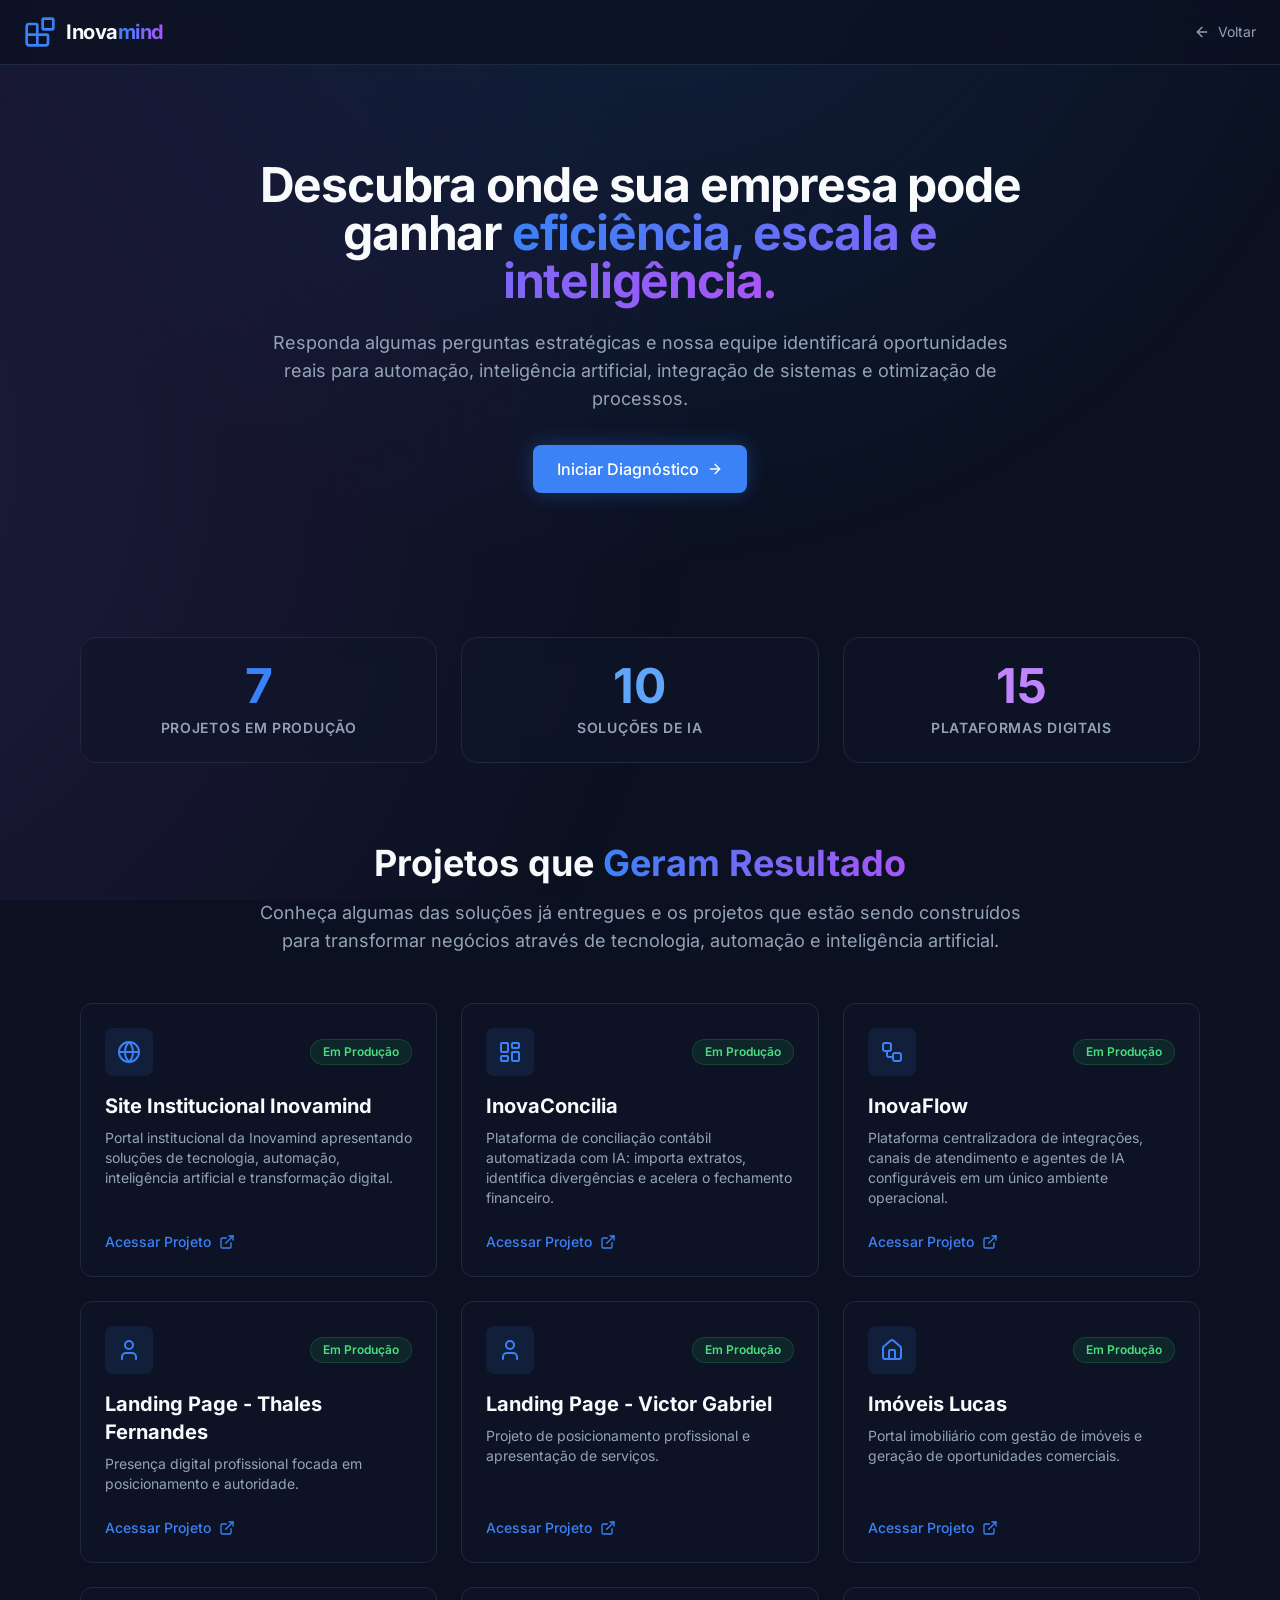
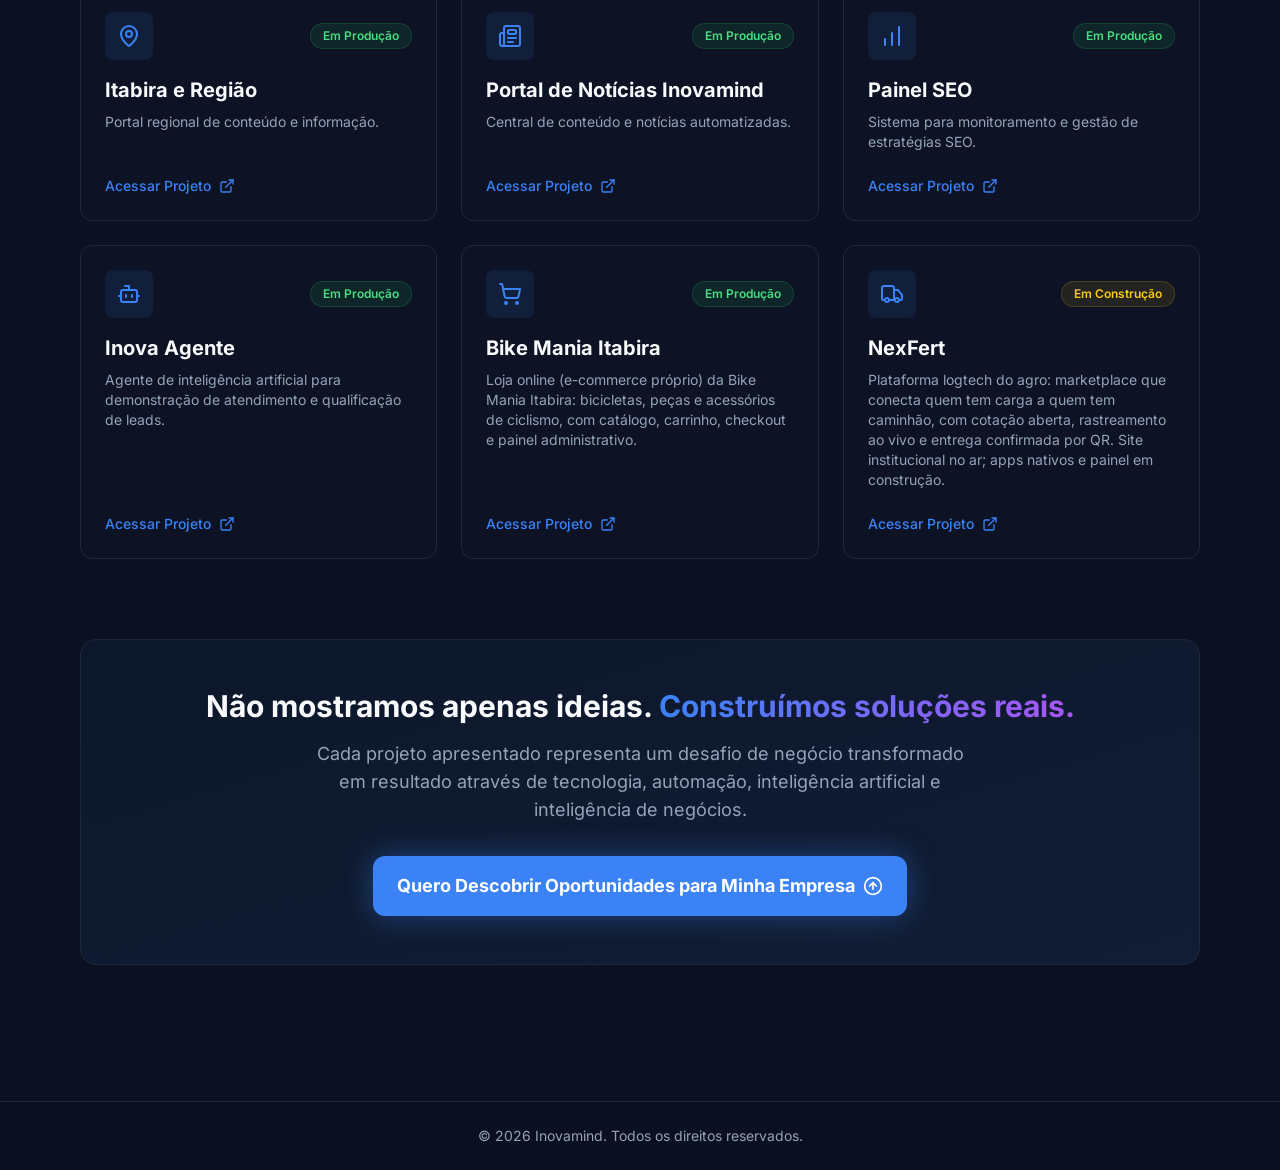
<file: descoberta-estrategica/index.html>
<!DOCTYPE html>
<html lang="pt-BR" class="dark">
<head>
    <meta charset="UTF-8">
    <meta name="viewport" content="width=device-width, initial-scale=1.0">
    <title>Descoberta Estratégica | Inovamind</title>
    <link rel="preload" as="font" type="font/woff2" href="/static/fonts/inter.woff2" crossorigin>
    <link rel="stylesheet" href="/static/css/descoberta.css">
</head>
<body>
    <div class="bg-aurora"></div>

    <header class="border-b border-border bg-background/70 backdrop-blur-xl sticky top-0 z-50">
        <div class="mx-auto flex max-w-7xl items-center justify-between px-6 py-4">
            <a href="/" class="flex items-center gap-2.5">
                <svg class="lucide w-8 h-8 text-primary" xmlns="http://www.w3.org/2000/svg" width="24" height="24" viewBox="0 0 24 24" fill="none" stroke="currentColor" stroke-width="2" stroke-linecap="round" stroke-linejoin="round" aria-hidden="true"><path d="M10 22V7a1 1 0 0 0-1-1H4a2 2 0 0 0-2 2v12a2 2 0 0 0 2 2h12a2 2 0 0 0 2-2v-5a1 1 0 0 0-1-1H2" />
  <rect x="14" y="2" width="8" height="8" rx="1" /></svg>
                <span class="text-xl font-bold tracking-tight">
                    Inova<span class="text-gradient">mind</span>
                </span>
            </a>
            <a href="/" class="text-sm text-muted-foreground hover:text-foreground flex items-center gap-2">
                <svg class="lucide w-4 h-4" xmlns="http://www.w3.org/2000/svg" width="24" height="24" viewBox="0 0 24 24" fill="none" stroke="currentColor" stroke-width="2" stroke-linecap="round" stroke-linejoin="round" aria-hidden="true"><path d="m12 19-7-7 7-7" />
  <path d="M19 12H5" /></svg> Voltar
            </a>
        </div>
    </header>

    <main class="flex-grow flex flex-col items-center justify-center p-6 py-12 md:py-24">
        <!-- Hero -->
        <div class="text-center max-w-3xl mb-12" id="hero-section">
            <h1 class="text-3xl md:text-5xl font-bold tracking-tight mb-6">Descubra onde sua empresa pode ganhar <span class="text-gradient">eficiência, escala e inteligência.</span></h1>
            <p class="text-lg text-muted-foreground mb-8">Responda algumas perguntas estratégicas e nossa equipe identificará oportunidades reais para automação, inteligência artificial, integração de sistemas e otimização de processos.</p>
            <button data-action="start" class="inline-flex items-center gap-2 bg-primary hover:bg-blue-600 text-white px-6 py-3 rounded-lg font-medium transition-all shadow-[0_0_20px_rgba(59,130,246,0.3)]">
                Iniciar Diagnóstico <svg class="lucide w-4 h-4" xmlns="http://www.w3.org/2000/svg" width="24" height="24" viewBox="0 0 24 24" fill="none" stroke="currentColor" stroke-width="2" stroke-linecap="round" stroke-linejoin="round" aria-hidden="true"><path d="M5 12h14" />
  <path d="m12 5 7 7-7 7" /></svg>
            </button>
        </div>

        <!-- Formulário -->
        <div id="form-container" class="w-full max-w-4xl hidden">
            <div class="glass-card rounded-2xl p-6 md:p-10 shadow-2xl">
                
                <!-- Progress -->
                <div class="mb-8" id="progress-container">
                    <div class="flex justify-between text-sm font-medium text-muted-foreground mb-2">
                        <span>Progresso do Diagnóstico</span>
                        <span id="progress-text">Etapa 1 de 6</span>
                    </div>
                    <div class="w-full bg-border rounded-full h-2">
                        <div id="progress-bar" class="bg-gradient-to-r from-primary to-secondary h-2 rounded-full transition-all duration-500" style="width: 16.6%"></div>
                    </div>
                </div>

                <form id="diagnosisForm" onsubmit="return false;">
                    <!-- Step 1 -->
                    <div class="step active" id="step-1">
                        <h2 class="text-2xl font-bold mb-6">Vamos entender sua operação atual</h2>
                        <div class="space-y-6">
                            <div>
                                <label class="block text-sm font-medium text-foreground mb-2">1. Qual comportamento ou processo você gostaria de melhorar?</label>
                                <textarea name="cenario_problema" rows="3" class="input-field" placeholder="Descreva brevemente o processo atual..."></textarea>
                            </div>
                            <div>
                                <label class="block text-sm font-medium text-foreground mb-2">2. O que acontece hoje por causa desse problema?</label>
                                <textarea name="cenario_consequencia" rows="3" class="input-field" placeholder="Ex: Perda de vendas, atrasos, custos altos..."></textarea>
                            </div>
                            <div>
                                <label class="block text-sm font-medium text-foreground mb-2">3. Como você saberia que esse problema foi resolvido?</label>
                                <textarea name="cenario_sucesso" rows="3" class="input-field" placeholder="Ex: Quando o tempo de resposta cair para menos de 1 minuto..."></textarea>
                            </div>
                            <div>
                                <label class="block text-sm font-medium text-foreground mb-2">4. O que já foi tentado anteriormente?</label>
                                <textarea name="cenario_tentativas" rows="3" class="input-field" placeholder="Ex: Contratamos mais pessoas, testamos outro software..."></textarea>
                            </div>
                            <div>
                                <label class="block text-sm font-medium text-foreground mb-2">5. O que você não quer que aconteça durante uma possível solução?</label>
                                <textarea name="cenario_restricoes" rows="3" class="input-field" placeholder="Ex: Não quero que meus clientes falem com um robô burro..."></textarea>
                            </div>
                        </div>
                    </div>

                    <!-- Step 2 -->
                    <div class="step" id="step-2">
                        <h2 class="text-2xl font-bold mb-6">Como sua empresa funciona hoje?</h2>
                        <div class="space-y-6">
                            <div>
                                <label class="block text-sm font-medium text-foreground mb-2">Quais processos consomem mais tempo da equipe?</label>
                                <textarea name="op_tempo" rows="2" class="input-field"></textarea>
                            </div>
                            <div>
                                <label class="block text-sm font-medium text-foreground mb-2">Quais tarefas são repetitivas?</label>
                                <textarea name="op_repetitivas" rows="2" class="input-field"></textarea>
                            </div>
                            <div>
                                <label class="block text-sm font-medium text-foreground mb-2">Onde existem retrabalhos?</label>
                                <textarea name="op_retrabalho" rows="2" class="input-field"></textarea>
                            </div>
                            <div>
                                <label class="block text-sm font-medium text-foreground mb-2">Onde existem gargalos?</label>
                                <textarea name="op_gargalos" rows="2" class="input-field"></textarea>
                            </div>
                            <div>
                                <label class="block text-sm font-medium text-foreground mb-4">Quais departamentos seriam mais beneficiados por automação?</label>
                                <div class="grid grid-cols-2 md:grid-cols-4 gap-3">
                                    <label class="cursor-pointer relative">
                                        <input type="checkbox" name="op_dept_comercial" value="Comercial" class="peer sr-only checkbox-input">
                                        <div class="checkbox-label peer-checked:border-primary peer-checked:bg-primary/10">Comercial</div>
                                    </label>
                                    <label class="cursor-pointer relative">
                                        <input type="checkbox" name="op_dept_marketing" value="Marketing" class="peer sr-only checkbox-input">
                                        <div class="checkbox-label peer-checked:border-primary peer-checked:bg-primary/10">Marketing</div>
                                    </label>
                                    <label class="cursor-pointer relative">
                                        <input type="checkbox" name="op_dept_atendimento" value="Atendimento" class="peer sr-only checkbox-input">
                                        <div class="checkbox-label peer-checked:border-primary peer-checked:bg-primary/10">Atendimento</div>
                                    </label>
                                    <label class="cursor-pointer relative">
                                        <input type="checkbox" name="op_dept_financeiro" value="Financeiro" class="peer sr-only checkbox-input">
                                        <div class="checkbox-label peer-checked:border-primary peer-checked:bg-primary/10">Financeiro</div>
                                    </label>
                                    <label class="cursor-pointer relative">
                                        <input type="checkbox" name="op_dept_operacoes" value="Operações" class="peer sr-only checkbox-input">
                                        <div class="checkbox-label peer-checked:border-primary peer-checked:bg-primary/10">Operações</div>
                                    </label>
                                    <label class="cursor-pointer relative">
                                        <input type="checkbox" name="op_dept_rh" value="RH" class="peer sr-only checkbox-input">
                                        <div class="checkbox-label peer-checked:border-primary peer-checked:bg-primary/10">RH</div>
                                    </label>
                                    <label class="cursor-pointer relative">
                                        <input type="checkbox" name="op_dept_logistica" value="Logística" class="peer sr-only checkbox-input">
                                        <div class="checkbox-label peer-checked:border-primary peer-checked:bg-primary/10">Logística</div>
                                    </label>
                                    <label class="cursor-pointer relative">
                                        <input type="checkbox" name="op_dept_outros" value="Outros" class="peer sr-only checkbox-input">
                                        <div class="checkbox-label peer-checked:border-primary peer-checked:bg-primary/10">Outros</div>
                                    </label>
                                </div>
                            </div>
                        </div>
                    </div>

                    <!-- Step 3 -->
                    <div class="step" id="step-3">
                        <h2 class="text-2xl font-bold mb-6">Qual a musculatura tecnológica atual?</h2>
                        <div class="space-y-6">
                            <div>
                                <label class="block text-sm font-medium text-foreground mb-4">Quais ferramentas utiliza atualmente?</label>
                                <div class="grid grid-cols-2 md:grid-cols-3 gap-3">
                                    <label class="cursor-pointer relative"><input type="checkbox" name="tech_erp" value="ERP" class="peer sr-only checkbox-input"><div class="checkbox-label">ERP</div></label>
                                    <label class="cursor-pointer relative"><input type="checkbox" name="tech_crm" value="CRM" class="peer sr-only checkbox-input"><div class="checkbox-label">CRM</div></label>
                                    <label class="cursor-pointer relative"><input type="checkbox" name="tech_wpp" value="WhatsApp Business" class="peer sr-only checkbox-input"><div class="checkbox-label">WhatsApp Business</div></label>
                                    <label class="cursor-pointer relative"><input type="checkbox" name="tech_ecom" value="E-commerce" class="peer sr-only checkbox-input"><div class="checkbox-label">E-commerce</div></label>
                                    <label class="cursor-pointer relative"><input type="checkbox" name="tech_bi" value="BI" class="peer sr-only checkbox-input"><div class="checkbox-label">BI</div></label>
                                    <label class="cursor-pointer relative"><input type="checkbox" name="tech_pbi" value="Power BI" class="peer sr-only checkbox-input"><div class="checkbox-label">Power BI</div></label>
                                    <label class="cursor-pointer relative"><input type="checkbox" name="tech_gw" value="Google Workspace" class="peer sr-only checkbox-input"><div class="checkbox-label">Google Workspace</div></label>
                                    <label class="cursor-pointer relative"><input type="checkbox" name="tech_m365" value="Microsoft 365" class="peer sr-only checkbox-input"><div class="checkbox-label">Microsoft 365</div></label>
                                    <label class="cursor-pointer relative"><input type="checkbox" name="tech_sys" value="Sistemas Próprios" class="peer sr-only checkbox-input"><div class="checkbox-label">Sistemas próprios</div></label>
                                </div>
                            </div>
                            <div>
                                <label class="block text-sm font-medium text-foreground mb-2">Liste as ferramentas específicas que utiliza (Nomes dos sistemas):</label>
                                <textarea name="tech_lista" rows="3" class="input-field" placeholder="Ex: Omie, RD Station, VTEX..."></textarea>
                            </div>
                        </div>
                    </div>

                    <!-- Step 4 -->
                    <div class="step" id="step-4">
                        <h2 class="text-2xl font-bold mb-6">Onde você acredita que a tecnologia pode ajudar?</h2>
                        <div class="space-y-6">
                            <div class="grid grid-cols-2 md:grid-cols-3 gap-3">
                                <label class="cursor-pointer relative"><input type="checkbox" name="oport_atendimento" value="Atendimento Automatizado" class="peer sr-only checkbox-input"><div class="checkbox-label text-sm text-center justify-center">Atendimento automatizado</div></label>
                                <label class="cursor-pointer relative"><input type="checkbox" name="oport_vendas" value="Vendas" class="peer sr-only checkbox-input"><div class="checkbox-label text-sm text-center justify-center">Vendas</div></label>
                                <label class="cursor-pointer relative"><input type="checkbox" name="oport_mkt" value="Marketing" class="peer sr-only checkbox-input"><div class="checkbox-label text-sm text-center justify-center">Marketing</div></label>
                                <label class="cursor-pointer relative"><input type="checkbox" name="oport_integ" value="Integrações" class="peer sr-only checkbox-input"><div class="checkbox-label text-sm text-center justify-center">Integrações</div></label>
                                <label class="cursor-pointer relative"><input type="checkbox" name="oport_dash" value="Dashboards" class="peer sr-only checkbox-input"><div class="checkbox-label text-sm text-center justify-center">Dashboards</div></label>
                                <label class="cursor-pointer relative"><input type="checkbox" name="oport_relatorios" value="Relatórios" class="peer sr-only checkbox-input"><div class="checkbox-label text-sm text-center justify-center">Relatórios</div></label>
                                <label class="cursor-pointer relative"><input type="checkbox" name="oport_docs" value="Processamento de documentos" class="peer sr-only checkbox-input"><div class="checkbox-label text-sm text-center justify-center">Processamento de Docs</div></label>
                                <label class="cursor-pointer relative"><input type="checkbox" name="oport_ia" value="IA Generativa" class="peer sr-only checkbox-input"><div class="checkbox-label text-sm text-center justify-center">IA Generativa</div></label>
                                <label class="cursor-pointer relative"><input type="checkbox" name="oport_agentes" value="Agentes de IA" class="peer sr-only checkbox-input"><div class="checkbox-label text-sm text-center justify-center">Agentes de IA</div></label>
                                <label class="cursor-pointer relative"><input type="checkbox" name="oport_workflow" value="Workflow" class="peer sr-only checkbox-input"><div class="checkbox-label text-sm text-center justify-center">Workflow</div></label>
                            </div>
                            <div>
                                <label class="block text-sm font-medium text-foreground mb-2">Explique sua visão ou expectativa:</label>
                                <textarea name="oport_expectativa" rows="4" class="input-field" placeholder="O que seria o cenário ideal para você?"></textarea>
                            </div>
                        </div>
                    </div>

                    <!-- Step 5 -->
                    <div class="step" id="step-5">
                        <h2 class="text-2xl font-bold mb-6">Objetivos do Projeto</h2>
                        <div class="space-y-5">
                            <div>
                                <label class="block text-sm font-medium text-foreground mb-1">Problema: Por que esse problema existe?</label>
                                <textarea name="prd_problema" rows="2" class="input-field"></textarea>
                            </div>
                            <div>
                                <label class="block text-sm font-medium text-foreground mb-1">Contexto: O que levou a essa situação?</label>
                                <textarea name="prd_contexto" rows="2" class="input-field"></textarea>
                            </div>
                            <div>
                                <label class="block text-sm font-medium text-foreground mb-1">Objetivo: Onde deseja chegar?</label>
                                <textarea name="prd_objetivo" rows="2" class="input-field"></textarea>
                            </div>
                            <div>
                                <label class="block text-sm font-medium text-foreground mb-1">Solução Esperada: O que imagina que deveria existir?</label>
                                <textarea name="prd_solucao" rows="2" class="input-field"></textarea>
                            </div>
                            <div>
                                <label class="block text-sm font-medium text-foreground mb-1">Requisitos: O que obrigatoriamente deve acontecer?</label>
                                <textarea name="prd_requisitos" rows="2" class="input-field"></textarea>
                            </div>
                            <div>
                                <label class="block text-sm font-medium text-foreground mb-1">Métricas: Como saberemos que foi um sucesso?</label>
                                <textarea name="prd_metricas" rows="2" class="input-field"></textarea>
                            </div>
                            <div>
                                <label class="block text-sm font-medium text-foreground mb-1">Restrições: Existe algo que não pode ocorrer?</label>
                                <textarea name="prd_restricoes" rows="2" class="input-field"></textarea>
                            </div>
                            <div>
                                <label class="block text-sm font-medium text-foreground mb-1">Dependências: Existe alguma limitação técnica ou operacional?</label>
                                <textarea name="prd_dependencias" rows="2" class="input-field"></textarea>
                            </div>
                        </div>
                    </div>

                    <!-- Step 6 -->
                    <div class="step" id="step-6">
                        <h2 class="text-2xl font-bold mb-2">Receba uma análise inicial da nossa equipe</h2>
                        <p class="text-muted-foreground mb-6">Falta pouco! Precisamos apenas de alguns dados para entrarmos em contato com o diagnóstico e plano de ação.</p>
                        <div class="grid grid-cols-1 md:grid-cols-2 gap-5">
                            <div>
                                <label class="block text-sm font-medium text-foreground mb-1">Nome Completo *</label>
                                <input type="text" name="lead_nome" class="input-field" required>
                            </div>
                            <div>
                                <label class="block text-sm font-medium text-foreground mb-1">Empresa *</label>
                                <input type="text" name="lead_empresa" class="input-field" required>
                            </div>
                            <div>
                                <label class="block text-sm font-medium text-foreground mb-1">Cargo *</label>
                                <input type="text" name="lead_cargo" class="input-field" required>
                            </div>
                            <div>
                                <label class="block text-sm font-medium text-foreground mb-1">E-mail Corporativo *</label>
                                <input type="email" name="lead_email" class="input-field" required>
                            </div>
                            <div>
                                <label class="block text-sm font-medium text-foreground mb-1">WhatsApp *</label>
                                <input type="text" name="lead_whatsapp" class="input-field" placeholder="(00) 00000-0000" required>
                            </div>
                            <div>
                                <label class="block text-sm font-medium text-foreground mb-1">Cidade / Estado *</label>
                                <input type="text" name="lead_cidade" class="input-field" required>
                            </div>
                            <div>
                                <label class="block text-sm font-medium text-foreground mb-1">Número de Colaboradores *</label>
                                <select name="lead_colaboradores" class="input-field" required>
                                    <option value="">Selecione...</option>
                                    <option value="1-10">1 a 10</option>
                                    <option value="11-50">11 a 50</option>
                                    <option value="51-200">51 a 200</option>
                                    <option value="201-500">201 a 500</option>
                                    <option value="500+">Mais de 500</option>
                                </select>
                            </div>
                            <div>
                                <label class="block text-sm font-medium text-foreground mb-1">Faturamento anual aproximado *</label>
                                <select name="lead_faturamento" class="input-field" required>
                                    <option value="">Selecione...</option>
                                    <option value="Até 1M">Até R$ 1 Milhão</option>
                                    <option value="1M-5M">De R$ 1 a 5 Milhões</option>
                                    <option value="5M-20M">De R$ 5 a 20 Milhões</option>
                                    <option value="20M-50M">De R$ 20 a 50 Milhões</option>
                                    <option value="50M+">Acima de R$ 50 Milhões</option>
                                </select>
                            </div>
                        </div>
                    </div>

                    <!-- Step 7: Success -->
                    <div class="step text-center py-12" id="step-7">
                        <div class="mx-auto w-16 h-16 bg-green-500/20 text-green-500 rounded-full flex items-center justify-center mb-6">
                            <svg class="lucide w-8 h-8" xmlns="http://www.w3.org/2000/svg" width="24" height="24" viewBox="0 0 24 24" fill="none" stroke="currentColor" stroke-width="2" stroke-linecap="round" stroke-linejoin="round" aria-hidden="true"><path d="M20 6 9 17l-5-5" /></svg>
                        </div>
                        <h2 class="text-3xl font-bold mb-4">Diagnóstico recebido com sucesso.</h2>
                        <p class="text-lg text-muted-foreground mb-8 max-w-lg mx-auto">Nossa equipe irá analisar as informações fornecidas e retornar com uma avaliação inicial das oportunidades identificadas para sua empresa.</p>
                        <a href="/" class="inline-flex items-center gap-2 bg-border hover:bg-gray-700 text-white px-6 py-3 rounded-lg font-medium transition-colors">
                            <svg class="lucide w-4 h-4" xmlns="http://www.w3.org/2000/svg" width="24" height="24" viewBox="0 0 24 24" fill="none" stroke="currentColor" stroke-width="2" stroke-linecap="round" stroke-linejoin="round" aria-hidden="true"><path d="M15 21v-8a1 1 0 0 0-1-1h-4a1 1 0 0 0-1 1v8" />
  <path d="M3 10a2 2 0 0 1 .709-1.528l7-6a2 2 0 0 1 2.582 0l7 6A2 2 0 0 1 21 10v9a2 2 0 0 1-2 2H5a2 2 0 0 1-2-2z" /></svg> Voltar para página inicial
                        </a>
                    </div>

                    <!-- Botões de Navegação -->
                    <div class="mt-8 flex justify-between pt-6 border-t border-border" id="nav-buttons">
                        <button type="button" data-action="prev" id="btn-prev" class="invisible bg-transparent hover:bg-white/5 border border-border px-5 py-2.5 rounded-lg text-sm font-medium transition-colors">
                            Voltar
                        </button>
                        <button type="button" data-action="next" id="btn-next" class="bg-primary hover:bg-blue-600 px-5 py-2.5 rounded-lg text-sm font-medium shadow-[0_0_15px_rgba(59,130,246,0.3)] transition-colors">
                            Avançar
                        </button>
                    </div>
                </form>
            </div>
        </div>
    
        <!-- Portfolio Section -->
        <div class="w-full max-w-6xl mx-auto mt-24 mb-10 px-4" id="portfolio-container">
            <!-- Counters -->
            <div class="grid grid-cols-2 md:grid-cols-3 gap-6 mb-20 text-center" id="counters-section">
                <div class="glass-card p-6 rounded-2xl border border-border">
                    <div class="text-4xl md:text-5xl font-bold text-primary mb-2 counter" data-target="10">0</div>
                    <div class="text-xs md:text-sm text-muted-foreground uppercase tracking-wider font-semibold">Projetos em Produção</div>
                </div>
                <div class="glass-card p-6 rounded-2xl border border-border">
                    <div class="text-4xl md:text-5xl font-bold text-blue-400 mb-2 counter" data-target="15">0</div>
                    <div class="text-xs md:text-sm text-muted-foreground uppercase tracking-wider font-semibold">Soluções de IA</div>
                </div>
                <div class="glass-card p-6 rounded-2xl border border-border">
                    <div class="text-4xl md:text-5xl font-bold text-purple-400 mb-2 counter" data-target="22">0</div>
                    <div class="text-xs md:text-sm text-muted-foreground uppercase tracking-wider font-semibold">Plataformas Digitais</div>
                </div>
            </div>

            <div class="text-center mb-12">
                <h2 class="text-3xl md:text-4xl font-bold mb-4">Projetos que <span class="text-gradient">Geram Resultado</span></h2>
                <p class="text-lg text-muted-foreground max-w-3xl mx-auto">Conheça algumas das soluções já entregues e os projetos que estão sendo construídos para transformar negócios através de tecnologia, automação e inteligência artificial.</p>
            </div>


            <!-- Prod Content -->
            <div id="content-prod" class="grid grid-cols-1 md:grid-cols-2 lg:grid-cols-3 gap-6 transition-all duration-500">
                <!-- 1 -->
                <div class="glass-card p-6 rounded-xl border border-border hover:border-primary/50 transition-all duration-300 hover:-translate-y-1 hover:shadow-[0_10px_30px_rgba(59,130,246,0.1)] group flex flex-col h-full cursor-pointer" data-open="https://www.inovamind.dev">
                    <div class="flex items-center justify-between mb-4">
                        <div class="w-12 h-12 rounded-lg bg-primary/10 flex items-center justify-center text-primary group-hover:scale-110 transition-transform">
                            <svg class="lucide w-6 h-6" xmlns="http://www.w3.org/2000/svg" width="24" height="24" viewBox="0 0 24 24" fill="none" stroke="currentColor" stroke-width="2" stroke-linecap="round" stroke-linejoin="round" aria-hidden="true"><circle cx="12" cy="12" r="10" />
  <path d="M12 2a14.5 14.5 0 0 0 0 20 14.5 14.5 0 0 0 0-20" />
  <path d="M2 12h20" /></svg>
                        </div>
                        <span class="text-xs font-semibold px-3 py-1 rounded-full bg-green-500/10 text-green-400 border border-green-500/20">Em Produção</span>
                    </div>
                    <h3 class="text-xl font-bold mb-2 text-foreground group-hover:text-primary transition-colors">Site Institucional Inovamind</h3>
                    <p class="text-muted-foreground text-sm mb-6 flex-grow">Portal institucional da Inovamind apresentando soluções de tecnologia, automação, inteligência artificial e transformação digital.</p>
                    <div class="inline-flex items-center gap-2 text-sm font-medium text-primary hover:text-blue-400 transition-colors mt-auto">
                        Acessar Projeto <svg class="lucide w-4 h-4" xmlns="http://www.w3.org/2000/svg" width="24" height="24" viewBox="0 0 24 24" fill="none" stroke="currentColor" stroke-width="2" stroke-linecap="round" stroke-linejoin="round" aria-hidden="true"><path d="M15 3h6v6" />
  <path d="M10 14 21 3" />
  <path d="M18 13v6a2 2 0 0 1-2 2H5a2 2 0 0 1-2-2V8a2 2 0 0 1 2-2h6" /></svg>
                    </div>
                </div>
                <div class="glass-card p-6 rounded-xl border border-border hover:border-primary/50 transition-all duration-300 hover:-translate-y-1 hover:shadow-[0_10px_30px_rgba(59,130,246,0.1)] group flex flex-col h-full cursor-pointer" data-open="https://concilia.inovamind.dev">
                    <div class="flex items-center justify-between mb-4">
                        <div class="w-12 h-12 rounded-lg bg-primary/10 flex items-center justify-center text-primary group-hover:scale-110 transition-transform">
                            <svg class="lucide w-6 h-6" xmlns="http://www.w3.org/2000/svg" width="24" height="24" viewBox="0 0 24 24" fill="none" stroke="currentColor" stroke-width="2" stroke-linecap="round" stroke-linejoin="round" aria-hidden="true"><rect width="7" height="9" x="3" y="3" rx="1" />
  <rect width="7" height="5" x="14" y="3" rx="1" />
  <rect width="7" height="9" x="14" y="12" rx="1" />
  <rect width="7" height="5" x="3" y="16" rx="1" /></svg>
                        </div>
                        <span class="text-xs font-semibold px-3 py-1 rounded-full bg-green-500/10 text-green-400 border border-green-500/20">Em Produção</span>
                    </div>
                    <h3 class="text-xl font-bold mb-2 text-foreground group-hover:text-primary transition-colors">InovaConcilia</h3>
                    <p class="text-muted-foreground text-sm mb-6 flex-grow">Plataforma de conciliação contábil automatizada com IA: importa extratos, identifica divergências e acelera o fechamento financeiro.</p>
                    <div class="inline-flex items-center gap-2 text-sm font-medium text-primary hover:text-blue-400 transition-colors mt-auto">
                        Acessar Projeto <svg class="lucide w-4 h-4" xmlns="http://www.w3.org/2000/svg" width="24" height="24" viewBox="0 0 24 24" fill="none" stroke="currentColor" stroke-width="2" stroke-linecap="round" stroke-linejoin="round" aria-hidden="true"><path d="M15 3h6v6" />
  <path d="M10 14 21 3" />
  <path d="M18 13v6a2 2 0 0 1-2 2H5a2 2 0 0 1-2-2V8a2 2 0 0 1 2-2h6" /></svg>
                    </div>
                </div>
                <div class="glass-card p-6 rounded-xl border border-border hover:border-primary/50 transition-all duration-300 hover:-translate-y-1 hover:shadow-[0_10px_30px_rgba(59,130,246,0.1)] group flex flex-col h-full cursor-pointer" data-open="https://flow.inovamind.dev/">
                    <div class="flex items-center justify-between mb-4">
                        <div class="w-12 h-12 rounded-lg bg-primary/10 flex items-center justify-center text-primary group-hover:scale-110 transition-transform">
                            <svg class="lucide w-6 h-6" xmlns="http://www.w3.org/2000/svg" width="24" height="24" viewBox="0 0 24 24" fill="none" stroke="currentColor" stroke-width="2" stroke-linecap="round" stroke-linejoin="round" aria-hidden="true"><rect width="8" height="8" x="3" y="3" rx="2" />
  <path d="M7 11v4a2 2 0 0 0 2 2h4" />
  <rect width="8" height="8" x="13" y="13" rx="2" /></svg>
                        </div>
                        <span class="text-xs font-semibold px-3 py-1 rounded-full bg-green-500/10 text-green-400 border border-green-500/20">Em Produção</span>
                    </div>
                    <h3 class="text-xl font-bold mb-2 text-foreground group-hover:text-primary transition-colors">InovaFlow</h3>
                    <p class="text-muted-foreground text-sm mb-6 flex-grow">Plataforma centralizadora de integrações, canais de atendimento e agentes de IA configuráveis em um único ambiente operacional.</p>
                    <div class="inline-flex items-center gap-2 text-sm font-medium text-primary hover:text-blue-400 transition-colors mt-auto">
                        Acessar Projeto <svg class="lucide w-4 h-4" xmlns="http://www.w3.org/2000/svg" width="24" height="24" viewBox="0 0 24 24" fill="none" stroke="currentColor" stroke-width="2" stroke-linecap="round" stroke-linejoin="round" aria-hidden="true"><path d="M15 3h6v6" />
  <path d="M10 14 21 3" />
  <path d="M18 13v6a2 2 0 0 1-2 2H5a2 2 0 0 1-2-2V8a2 2 0 0 1 2-2h6" /></svg>
                    </div>
                </div>
                <!-- 2 -->
                <div class="glass-card p-6 rounded-xl border border-border hover:border-primary/50 transition-all duration-300 hover:-translate-y-1 hover:shadow-[0_10px_30px_rgba(59,130,246,0.1)] group flex flex-col h-full cursor-pointer" data-open="https://thalesfernandes.dev">
                    <div class="flex items-center justify-between mb-4">
                        <div class="w-12 h-12 rounded-lg bg-primary/10 flex items-center justify-center text-primary group-hover:scale-110 transition-transform">
                            <svg class="lucide w-6 h-6" xmlns="http://www.w3.org/2000/svg" width="24" height="24" viewBox="0 0 24 24" fill="none" stroke="currentColor" stroke-width="2" stroke-linecap="round" stroke-linejoin="round" aria-hidden="true"><path d="M19 21v-2a4 4 0 0 0-4-4H9a4 4 0 0 0-4 4v2" />
  <circle cx="12" cy="7" r="4" /></svg>
                        </div>
                        <span class="text-xs font-semibold px-3 py-1 rounded-full bg-green-500/10 text-green-400 border border-green-500/20">Em Produção</span>
                    </div>
                    <h3 class="text-xl font-bold mb-2 text-foreground group-hover:text-primary transition-colors">Landing Page - Thales Fernandes</h3>
                    <p class="text-muted-foreground text-sm mb-6 flex-grow">Presença digital profissional focada em posicionamento e autoridade.</p>
                    <div class="inline-flex items-center gap-2 text-sm font-medium text-primary hover:text-blue-400 transition-colors mt-auto">
                        Acessar Projeto <svg class="lucide w-4 h-4" xmlns="http://www.w3.org/2000/svg" width="24" height="24" viewBox="0 0 24 24" fill="none" stroke="currentColor" stroke-width="2" stroke-linecap="round" stroke-linejoin="round" aria-hidden="true"><path d="M15 3h6v6" />
  <path d="M10 14 21 3" />
  <path d="M18 13v6a2 2 0 0 1-2 2H5a2 2 0 0 1-2-2V8a2 2 0 0 1 2-2h6" /></svg>
                    </div>
                </div>
                <!-- 3 -->
                <div class="glass-card p-6 rounded-xl border border-border hover:border-primary/50 transition-all duration-300 hover:-translate-y-1 hover:shadow-[0_10px_30px_rgba(59,130,246,0.1)] group flex flex-col h-full cursor-pointer" data-open="https://victorgabriel.dev">
                    <div class="flex items-center justify-between mb-4">
                        <div class="w-12 h-12 rounded-lg bg-primary/10 flex items-center justify-center text-primary group-hover:scale-110 transition-transform">
                            <svg class="lucide w-6 h-6" xmlns="http://www.w3.org/2000/svg" width="24" height="24" viewBox="0 0 24 24" fill="none" stroke="currentColor" stroke-width="2" stroke-linecap="round" stroke-linejoin="round" aria-hidden="true"><path d="M19 21v-2a4 4 0 0 0-4-4H9a4 4 0 0 0-4 4v2" />
  <circle cx="12" cy="7" r="4" /></svg>
                        </div>
                        <span class="text-xs font-semibold px-3 py-1 rounded-full bg-green-500/10 text-green-400 border border-green-500/20">Em Produção</span>
                    </div>
                    <h3 class="text-xl font-bold mb-2 text-foreground group-hover:text-primary transition-colors">Landing Page - Victor Gabriel</h3>
                    <p class="text-muted-foreground text-sm mb-6 flex-grow">Projeto de posicionamento profissional e apresentação de serviços.</p>
                    <div class="inline-flex items-center gap-2 text-sm font-medium text-primary hover:text-blue-400 transition-colors mt-auto">
                        Acessar Projeto <svg class="lucide w-4 h-4" xmlns="http://www.w3.org/2000/svg" width="24" height="24" viewBox="0 0 24 24" fill="none" stroke="currentColor" stroke-width="2" stroke-linecap="round" stroke-linejoin="round" aria-hidden="true"><path d="M15 3h6v6" />
  <path d="M10 14 21 3" />
  <path d="M18 13v6a2 2 0 0 1-2 2H5a2 2 0 0 1-2-2V8a2 2 0 0 1 2-2h6" /></svg>
                    </div>
                </div>
                <!-- 4 -->
                <div class="glass-card p-6 rounded-xl border border-border hover:border-primary/50 transition-all duration-300 hover:-translate-y-1 hover:shadow-[0_10px_30px_rgba(59,130,246,0.1)] group flex flex-col h-full cursor-pointer" data-open="https://www.imoveislucas.com.br">
                    <div class="flex items-center justify-between mb-4">
                        <div class="w-12 h-12 rounded-lg bg-primary/10 flex items-center justify-center text-primary group-hover:scale-110 transition-transform">
                            <svg class="lucide w-6 h-6" xmlns="http://www.w3.org/2000/svg" width="24" height="24" viewBox="0 0 24 24" fill="none" stroke="currentColor" stroke-width="2" stroke-linecap="round" stroke-linejoin="round" aria-hidden="true"><path d="M15 21v-8a1 1 0 0 0-1-1h-4a1 1 0 0 0-1 1v8" />
  <path d="M3 10a2 2 0 0 1 .709-1.528l7-6a2 2 0 0 1 2.582 0l7 6A2 2 0 0 1 21 10v9a2 2 0 0 1-2 2H5a2 2 0 0 1-2-2z" /></svg>
                        </div>
                        <span class="text-xs font-semibold px-3 py-1 rounded-full bg-green-500/10 text-green-400 border border-green-500/20">Em Produção</span>
                    </div>
                    <h3 class="text-xl font-bold mb-2 text-foreground group-hover:text-primary transition-colors">Imóveis Lucas</h3>
                    <p class="text-muted-foreground text-sm mb-6 flex-grow">Portal imobiliário com gestão de imóveis e geração de oportunidades comerciais.</p>
                    <div class="inline-flex items-center gap-2 text-sm font-medium text-primary hover:text-blue-400 transition-colors mt-auto">
                        Acessar Projeto <svg class="lucide w-4 h-4" xmlns="http://www.w3.org/2000/svg" width="24" height="24" viewBox="0 0 24 24" fill="none" stroke="currentColor" stroke-width="2" stroke-linecap="round" stroke-linejoin="round" aria-hidden="true"><path d="M15 3h6v6" />
  <path d="M10 14 21 3" />
  <path d="M18 13v6a2 2 0 0 1-2 2H5a2 2 0 0 1-2-2V8a2 2 0 0 1 2-2h6" /></svg>
                    </div>
                </div>
                <!-- 5 -->
                <div class="glass-card p-6 rounded-xl border border-border hover:border-primary/50 transition-all duration-300 hover:-translate-y-1 hover:shadow-[0_10px_30px_rgba(59,130,246,0.1)] group flex flex-col h-full cursor-pointer" data-open="https://itabiraeregiao.com.br">
                    <div class="flex items-center justify-between mb-4">
                        <div class="w-12 h-12 rounded-lg bg-primary/10 flex items-center justify-center text-primary group-hover:scale-110 transition-transform">
                            <svg class="lucide w-6 h-6" xmlns="http://www.w3.org/2000/svg" width="24" height="24" viewBox="0 0 24 24" fill="none" stroke="currentColor" stroke-width="2" stroke-linecap="round" stroke-linejoin="round" aria-hidden="true"><path d="M20 10c0 4.993-5.539 10.193-7.399 11.799a1 1 0 0 1-1.202 0C9.539 20.193 4 14.993 4 10a8 8 0 0 1 16 0" />
  <circle cx="12" cy="10" r="3" /></svg>
                        </div>
                        <span class="text-xs font-semibold px-3 py-1 rounded-full bg-green-500/10 text-green-400 border border-green-500/20">Em Produção</span>
                    </div>
                    <h3 class="text-xl font-bold mb-2 text-foreground group-hover:text-primary transition-colors">Itabira e Região</h3>
                    <p class="text-muted-foreground text-sm mb-6 flex-grow">Portal regional de conteúdo e informação.</p>
                    <div class="inline-flex items-center gap-2 text-sm font-medium text-primary hover:text-blue-400 transition-colors mt-auto">
                        Acessar Projeto <svg class="lucide w-4 h-4" xmlns="http://www.w3.org/2000/svg" width="24" height="24" viewBox="0 0 24 24" fill="none" stroke="currentColor" stroke-width="2" stroke-linecap="round" stroke-linejoin="round" aria-hidden="true"><path d="M15 3h6v6" />
  <path d="M10 14 21 3" />
  <path d="M18 13v6a2 2 0 0 1-2 2H5a2 2 0 0 1-2-2V8a2 2 0 0 1 2-2h6" /></svg>
                    </div>
                </div>
                <!-- 6 -->
                <div class="glass-card p-6 rounded-xl border border-border hover:border-primary/50 transition-all duration-300 hover:-translate-y-1 hover:shadow-[0_10px_30px_rgba(59,130,246,0.1)] group flex flex-col h-full cursor-pointer" data-open="https://noticias.inovamind.dev">
                    <div class="flex items-center justify-between mb-4">
                        <div class="w-12 h-12 rounded-lg bg-primary/10 flex items-center justify-center text-primary group-hover:scale-110 transition-transform">
                            <svg class="lucide w-6 h-6" xmlns="http://www.w3.org/2000/svg" width="24" height="24" viewBox="0 0 24 24" fill="none" stroke="currentColor" stroke-width="2" stroke-linecap="round" stroke-linejoin="round" aria-hidden="true"><path d="M15 18h-5" />
  <path d="M18 14h-8" />
  <path d="M4 22h16a2 2 0 0 0 2-2V4a2 2 0 0 0-2-2H8a2 2 0 0 0-2 2v16a2 2 0 0 1-4 0v-9a2 2 0 0 1 2-2h2" />
  <rect width="8" height="4" x="10" y="6" rx="1" /></svg>
                        </div>
                        <span class="text-xs font-semibold px-3 py-1 rounded-full bg-green-500/10 text-green-400 border border-green-500/20">Em Produção</span>
                    </div>
                    <h3 class="text-xl font-bold mb-2 text-foreground group-hover:text-primary transition-colors">Portal de Notícias Inovamind</h3>
                    <p class="text-muted-foreground text-sm mb-6 flex-grow">Central de conteúdo e notícias automatizadas.</p>
                    <div class="inline-flex items-center gap-2 text-sm font-medium text-primary hover:text-blue-400 transition-colors mt-auto">
                        Acessar Projeto <svg class="lucide w-4 h-4" xmlns="http://www.w3.org/2000/svg" width="24" height="24" viewBox="0 0 24 24" fill="none" stroke="currentColor" stroke-width="2" stroke-linecap="round" stroke-linejoin="round" aria-hidden="true"><path d="M15 3h6v6" />
  <path d="M10 14 21 3" />
  <path d="M18 13v6a2 2 0 0 1-2 2H5a2 2 0 0 1-2-2V8a2 2 0 0 1 2-2h6" /></svg>
                    </div>
                </div>
                <!-- 7 -->
                <div class="glass-card p-6 rounded-xl border border-border hover:border-primary/50 transition-all duration-300 hover:-translate-y-1 hover:shadow-[0_10px_30px_rgba(59,130,246,0.1)] group flex flex-col h-full cursor-pointer" data-open="https://painel-seo.inovamind.dev">
                    <div class="flex items-center justify-between mb-4">
                        <div class="w-12 h-12 rounded-lg bg-primary/10 flex items-center justify-center text-primary group-hover:scale-110 transition-transform">
                            <svg class="lucide w-6 h-6" xmlns="http://www.w3.org/2000/svg" width="24" height="24" viewBox="0 0 24 24" fill="none" stroke="currentColor" stroke-width="2" stroke-linecap="round" stroke-linejoin="round" aria-hidden="true"><path d="M5 21v-6" />
  <path d="M12 21V9" />
  <path d="M19 21V3" /></svg>
                        </div>
                        <span class="text-xs font-semibold px-3 py-1 rounded-full bg-green-500/10 text-green-400 border border-green-500/20">Em Produção</span>
                    </div>
                    <h3 class="text-xl font-bold mb-2 text-foreground group-hover:text-primary transition-colors">Painel SEO</h3>
                    <p class="text-muted-foreground text-sm mb-6 flex-grow">Sistema para monitoramento e gestão de estratégias SEO.</p>
                    <div class="inline-flex items-center gap-2 text-sm font-medium text-primary hover:text-blue-400 transition-colors mt-auto">
                        Acessar Projeto <svg class="lucide w-4 h-4" xmlns="http://www.w3.org/2000/svg" width="24" height="24" viewBox="0 0 24 24" fill="none" stroke="currentColor" stroke-width="2" stroke-linecap="round" stroke-linejoin="round" aria-hidden="true"><path d="M15 3h6v6" />
  <path d="M10 14 21 3" />
  <path d="M18 13v6a2 2 0 0 1-2 2H5a2 2 0 0 1-2-2V8a2 2 0 0 1 2-2h6" /></svg>
                    </div>
                </div>
                <!-- 8 -->
                <div class="glass-card p-6 rounded-xl border border-border hover:border-primary/50 transition-all duration-300 hover:-translate-y-1 hover:shadow-[0_10px_30px_rgba(59,130,246,0.1)] group flex flex-col h-full cursor-pointer" data-open="https://agente-inovamind.inovamind.dev/demo/chat">
                    <div class="flex items-center justify-between mb-4">
                        <div class="w-12 h-12 rounded-lg bg-primary/10 flex items-center justify-center text-primary group-hover:scale-110 transition-transform">
                            <svg class="lucide w-6 h-6" xmlns="http://www.w3.org/2000/svg" width="24" height="24" viewBox="0 0 24 24" fill="none" stroke="currentColor" stroke-width="2" stroke-linecap="round" stroke-linejoin="round" aria-hidden="true"><path d="M12 8V4H8" />
  <rect width="16" height="12" x="4" y="8" rx="2" />
  <path d="M2 14h2" />
  <path d="M20 14h2" />
  <path d="M15 13v2" />
  <path d="M9 13v2" /></svg>
                        </div>
                        <span class="text-xs font-semibold px-3 py-1 rounded-full bg-green-500/10 text-green-400 border border-green-500/20">Em Produção</span>
                    </div>
                    <h3 class="text-xl font-bold mb-2 text-foreground group-hover:text-primary transition-colors">Inova Agente</h3>
                    <p class="text-muted-foreground text-sm mb-6 flex-grow">Agente de inteligência artificial para demonstração de atendimento e qualificação de leads.</p>
                    <div class="inline-flex items-center gap-2 text-sm font-medium text-primary hover:text-blue-400 transition-colors mt-auto">
                        Acessar Projeto <svg class="lucide w-4 h-4" xmlns="http://www.w3.org/2000/svg" width="24" height="24" viewBox="0 0 24 24" fill="none" stroke="currentColor" stroke-width="2" stroke-linecap="round" stroke-linejoin="round" aria-hidden="true"><path d="M15 3h6v6" />
  <path d="M10 14 21 3" />
  <path d="M18 13v6a2 2 0 0 1-2 2H5a2 2 0 0 1-2-2V8a2 2 0 0 1 2-2h6" /></svg>
                    </div>
                </div>
                <!-- Bike Mania Itabira -->
                <div class="glass-card p-6 rounded-xl border border-border hover:border-primary/50 transition-all duration-300 hover:-translate-y-1 hover:shadow-[0_10px_30px_rgba(59,130,246,0.1)] group flex flex-col h-full cursor-pointer" data-open="https://bikemaniaitabira.com.br">
                    <div class="flex items-center justify-between mb-4">
                        <div class="w-12 h-12 rounded-lg bg-primary/10 flex items-center justify-center text-primary group-hover:scale-110 transition-transform">
                            <svg class="lucide w-6 h-6" xmlns="http://www.w3.org/2000/svg" width="24" height="24" viewBox="0 0 24 24" fill="none" stroke="currentColor" stroke-width="2" stroke-linecap="round" stroke-linejoin="round" aria-hidden="true"><circle cx="8" cy="21" r="1" />
  <circle cx="19" cy="21" r="1" />
  <path d="M2.05 2.05h2l2.66 12.42a2 2 0 0 0 2 1.58h9.78a2 2 0 0 0 1.95-1.57l1.65-7.43H5.12" /></svg>
                        </div>
                        <span class="text-xs font-semibold px-3 py-1 rounded-full bg-green-500/10 text-green-400 border border-green-500/20">Em Produção</span>
                    </div>
                    <h3 class="text-xl font-bold mb-2 text-foreground group-hover:text-primary transition-colors">Bike Mania Itabira</h3>
                    <p class="text-muted-foreground text-sm mb-6 flex-grow">Loja online (e-commerce próprio) da Bike Mania Itabira: bicicletas, peças e acessórios de ciclismo, com catálogo, carrinho, checkout e painel administrativo.</p>
                    <div class="inline-flex items-center gap-2 text-sm font-medium text-primary hover:text-blue-400 transition-colors mt-auto">
                        Acessar Projeto <svg class="lucide w-4 h-4" xmlns="http://www.w3.org/2000/svg" width="24" height="24" viewBox="0 0 24 24" fill="none" stroke="currentColor" stroke-width="2" stroke-linecap="round" stroke-linejoin="round" aria-hidden="true"><path d="M15 3h6v6" />
  <path d="M10 14 21 3" />
  <path d="M18 13v6a2 2 0 0 1-2 2H5a2 2 0 0 1-2-2V8a2 2 0 0 1 2-2h6" /></svg>
                    </div>
                </div>
                <!-- NexFert -->
                <div class="glass-card p-6 rounded-xl border border-border hover:border-primary/50 transition-all duration-300 hover:-translate-y-1 hover:shadow-[0_10px_30px_rgba(59,130,246,0.1)] group flex flex-col h-full cursor-pointer" data-open="https://nexfert.com.br">
                    <div class="flex items-center justify-between mb-4">
                        <div class="w-12 h-12 rounded-lg bg-primary/10 flex items-center justify-center text-primary group-hover:scale-110 transition-transform">
                            <svg class="lucide w-6 h-6" xmlns="http://www.w3.org/2000/svg" width="24" height="24" viewBox="0 0 24 24" fill="none" stroke="currentColor" stroke-width="2" stroke-linecap="round" stroke-linejoin="round" aria-hidden="true"><path d="M14 18V6a2 2 0 0 0-2-2H4a2 2 0 0 0-2 2v11a1 1 0 0 0 1 1h2" />
  <path d="M15 18H9" />
  <path d="M19 18h2a1 1 0 0 0 1-1v-3.65a1 1 0 0 0-.22-.624l-3.48-4.35A1 1 0 0 0 17.52 8H14" />
  <circle cx="17" cy="18" r="2" />
  <circle cx="7" cy="18" r="2" /></svg>
                        </div>
                        <span class="text-xs font-semibold px-3 py-1 rounded-full bg-yellow-500/10 text-yellow-400 border border-yellow-500/20">Em Construção</span>
                    </div>
                    <h3 class="text-xl font-bold mb-2 text-foreground group-hover:text-primary transition-colors">NexFert</h3>
                    <p class="text-muted-foreground text-sm mb-6 flex-grow">Plataforma logtech do agro: marketplace que conecta quem tem carga a quem tem caminhão, com cotação aberta, rastreamento ao vivo e entrega confirmada por QR. Site institucional no ar; apps nativos e painel em construção.</p>
                    <div class="inline-flex items-center gap-2 text-sm font-medium text-primary hover:text-blue-400 transition-colors mt-auto">
                        Acessar Projeto <svg class="lucide w-4 h-4" xmlns="http://www.w3.org/2000/svg" width="24" height="24" viewBox="0 0 24 24" fill="none" stroke="currentColor" stroke-width="2" stroke-linecap="round" stroke-linejoin="round" aria-hidden="true"><path d="M15 3h6v6" />
  <path d="M10 14 21 3" />
  <path d="M18 13v6a2 2 0 0 1-2 2H5a2 2 0 0 1-2-2V8a2 2 0 0 1 2-2h6" /></svg>
                    </div>
                </div>
            </div>

            <!-- CTA Final -->
            <div class="mt-20 glass-card p-8 md:p-12 rounded-2xl text-center border border-border bg-gradient-to-br from-background to-card relative overflow-hidden">
                <div class="absolute inset-0 bg-primary/5"></div>
                <div class="relative z-10">
                    <h3 class="text-2xl md:text-3xl font-bold mb-4">Não mostramos apenas ideias. <span class="text-gradient">Construímos soluções reais.</span></h3>
                    <p class="text-lg text-muted-foreground mb-8 max-w-2xl mx-auto">Cada projeto apresentado representa um desafio de negócio transformado em resultado através de tecnologia, automação, inteligência artificial e inteligência de negócios.</p>
                    <button data-action="scroll-hero" class="inline-flex items-center gap-2 bg-primary hover:bg-blue-600 text-white px-6 py-4 rounded-xl font-bold text-base md:text-lg transition-all shadow-[0_0_30px_rgba(59,130,246,0.4)] hover:shadow-[0_0_40px_rgba(59,130,246,0.6)] hover:-translate-y-1 cursor-pointer">
                        Quero Descobrir Oportunidades para Minha Empresa <svg class="lucide w-5 h-5" xmlns="http://www.w3.org/2000/svg" width="24" height="24" viewBox="0 0 24 24" fill="none" stroke="currentColor" stroke-width="2" stroke-linecap="round" stroke-linejoin="round" aria-hidden="true"><circle cx="12" cy="12" r="10" />
  <path d="m16 12-4-4-4 4" />
  <path d="M12 16V8" /></svg>
                    </button>
                </div>
            </div>
        </div>
</main>

    <footer class="border-t border-border bg-background/40 py-6 text-center text-sm text-muted-foreground mt-auto">
        <div class="mx-auto max-w-7xl px-6">
            <p>© 2026 Inovamind. Todos os direitos reservados.</p>
        </div>
    </footer>

    <script src="/static/js/descoberta.js" defer></script>
</body>
</html>
</file>
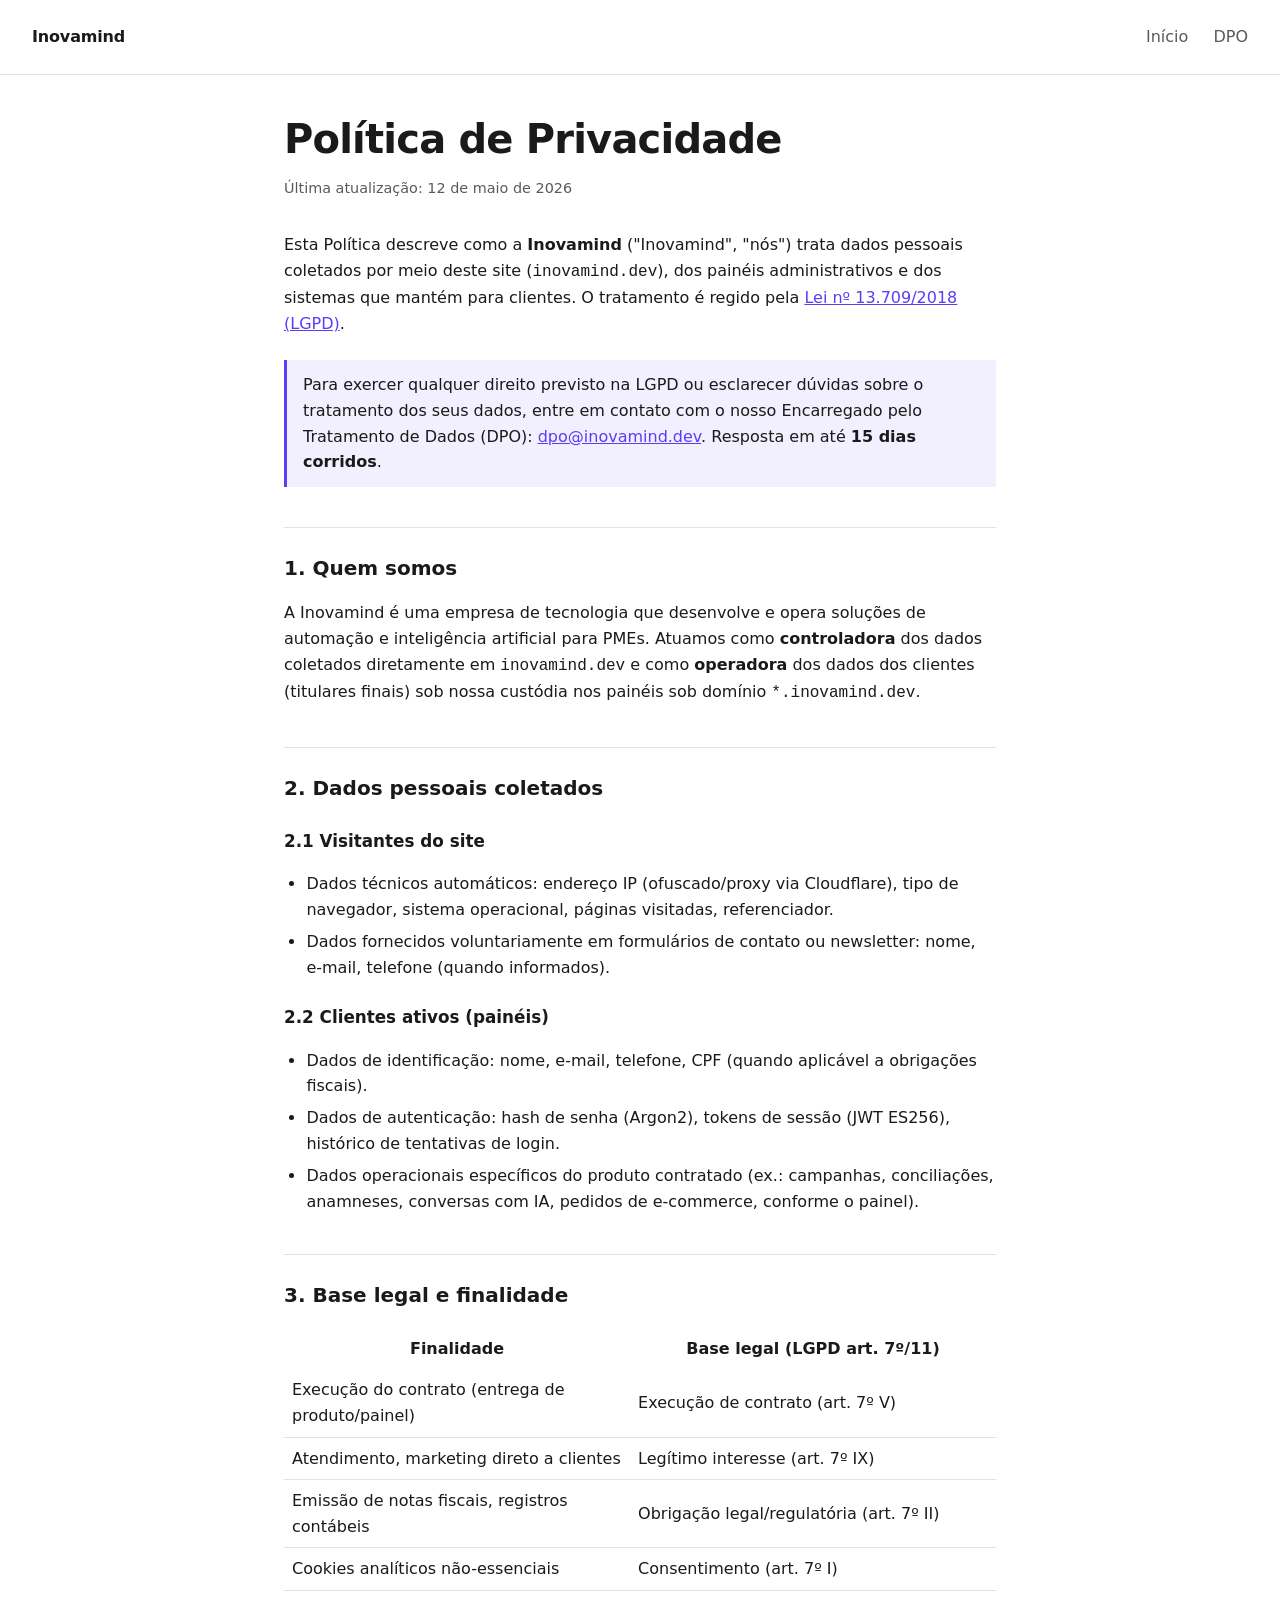
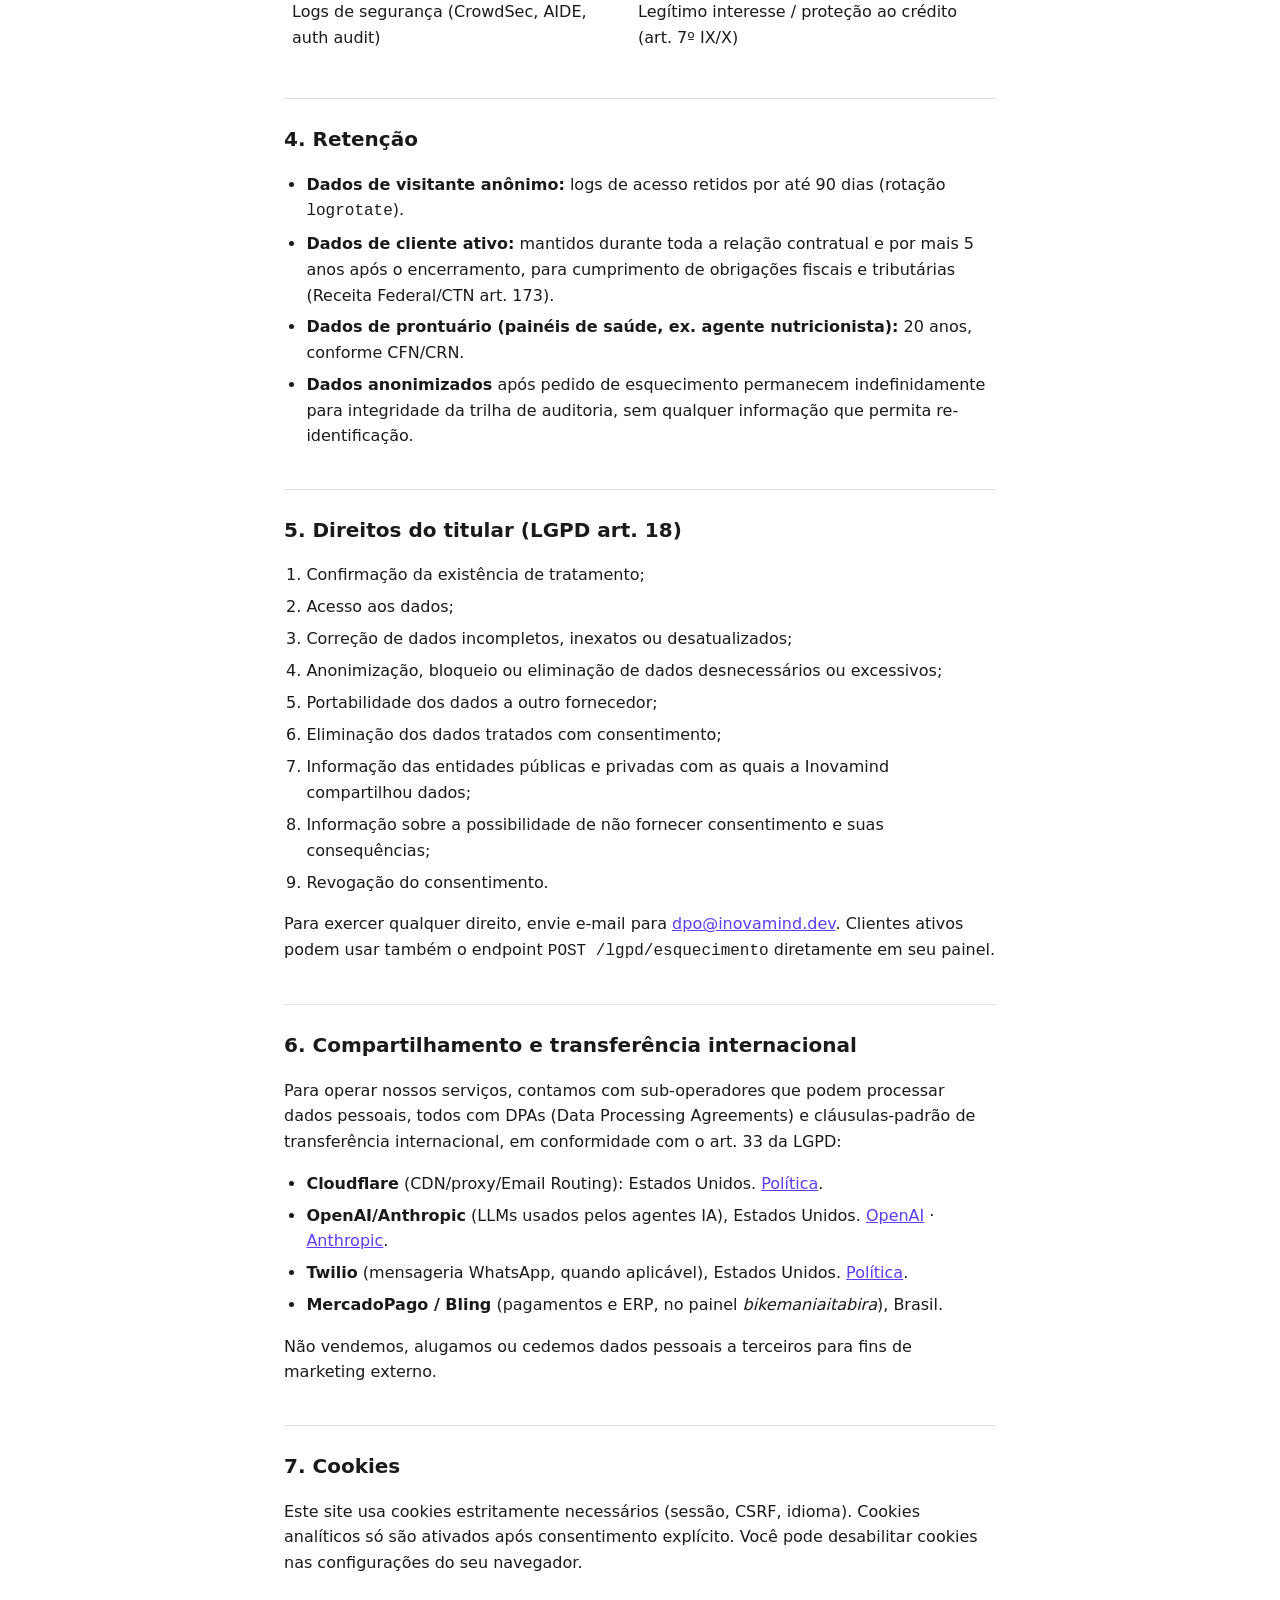
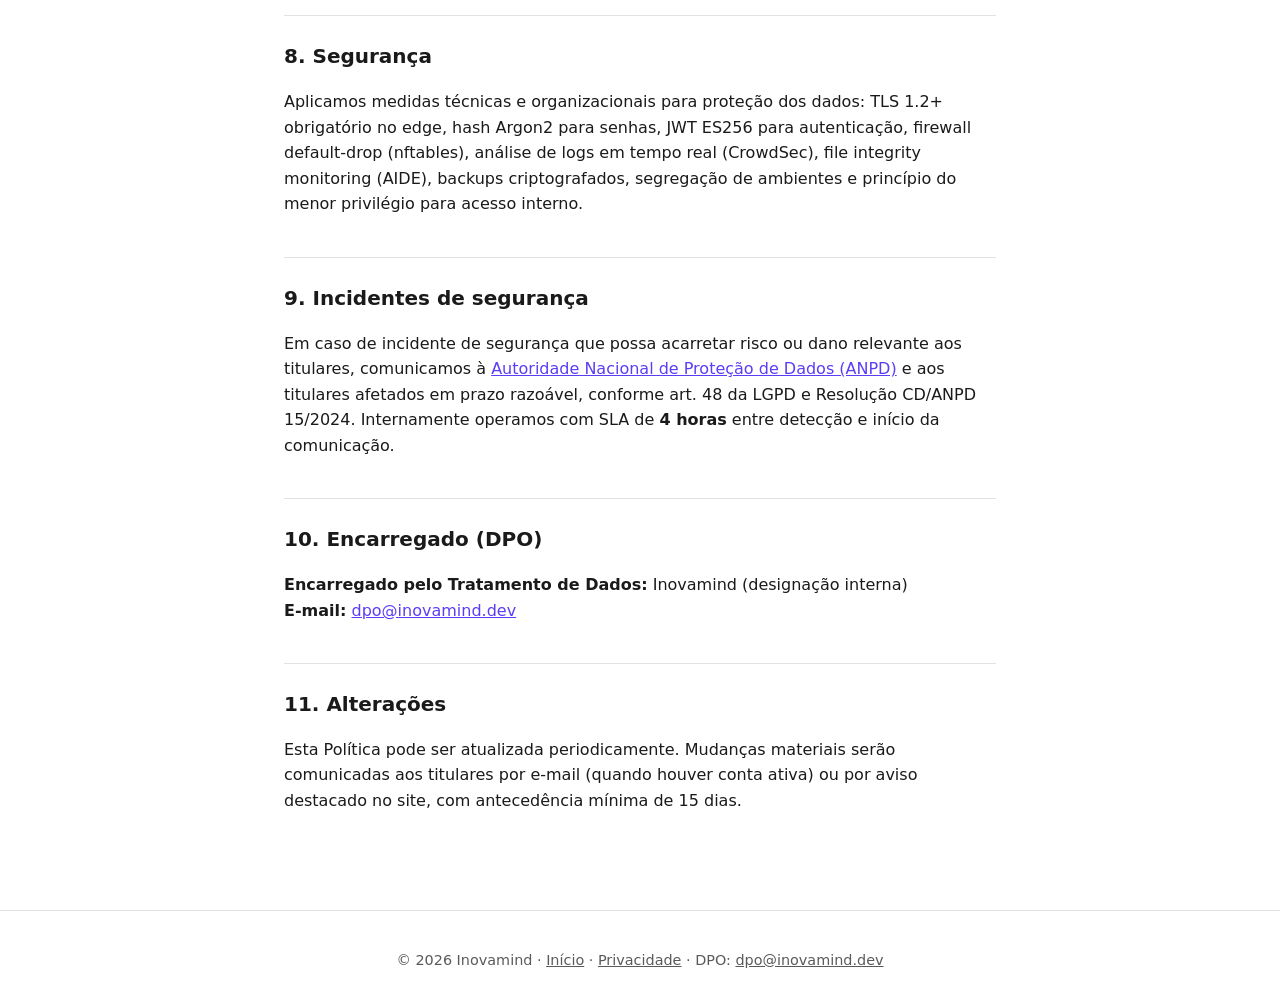
<file: politica-de-privacidade/index.html>
<!doctype html>
<html lang="pt-BR">
  <head>
    <meta charset="UTF-8" />
    <meta name="viewport" content="width=device-width, initial-scale=1.0" />
    <title>Política de Privacidade · Inovamind</title>
    <meta name="description" content="Como a Inovamind coleta, usa, armazena e protege dados pessoais de clientes e visitantes em conformidade com a LGPD (Lei nº 13.709/2018)." />
    <meta name="author" content="Inovamind" />
    <meta name="robots" content="index, follow" />
    <link rel="canonical" href="https://www.inovamind.dev/politica-de-privacidade" />
    <link rel="alternate" hreflang="pt-BR" href="https://www.inovamind.dev/politica-de-privacidade" />
    <link rel="icon" href="/favicon.ico" />

    <meta property="og:title" content="Política de Privacidade · Inovamind" />
    <meta property="og:description" content="Tratamento de dados pessoais pela Inovamind: bases legais, retenção, direitos do titular e contato do Encarregado (DPO)." />
    <meta property="og:type" content="article" />
    <meta property="og:url" content="https://www.inovamind.dev/politica-de-privacidade" />
    <meta property="og:image" content="https://www.inovamind.dev/og-img.jpg" />

    <link rel="stylesheet" href="/static/css/politica.css" />
  </head>
  <body>
    <header class="site-header">
      <a href="/" class="brand">Inovamind</a>
      <nav>
        <a href="/">Início</a>
        <a href="mailto:dpo@inovamind.dev">DPO</a>
      </nav>
    </header>

    <main>
      <h1>Política de Privacidade</h1>
      <p class="updated">Última atualização: 12 de maio de 2026</p>

      <p>
        Esta Política descreve como a <strong>Inovamind</strong>
        ("Inovamind", "nós") trata dados pessoais coletados por meio
        deste site (<code>inovamind.dev</code>),
        dos painéis administrativos e dos sistemas que mantém para
        clientes. O tratamento é regido pela
        <a href="https://www.planalto.gov.br/ccivil_03/_ato2015-2018/2018/lei/l13709.htm">Lei nº 13.709/2018
        (LGPD)</a>.
      </p>

      <div class="callout">
        Para exercer qualquer direito previsto na LGPD ou esclarecer
        dúvidas sobre o tratamento dos seus dados, entre em contato
        com o nosso Encarregado pelo Tratamento de Dados (DPO):
        <a href="mailto:dpo@inovamind.dev">dpo@inovamind.dev</a>.
        Resposta em até <strong>15 dias corridos</strong>.
      </div>

      <h2>1. Quem somos</h2>
      <p>
        A Inovamind é uma empresa de tecnologia que desenvolve e opera
        soluções de automação e inteligência artificial para PMEs.
        Atuamos como <strong>controladora</strong> dos dados coletados
        diretamente em <code>inovamind.dev</code> e como
        <strong>operadora</strong> dos dados dos clientes (titulares
        finais) sob nossa custódia nos painéis sob domínio
        <code>*.inovamind.dev</code>.
      </p>

      <h2>2. Dados pessoais coletados</h2>
      <h3>2.1 Visitantes do site</h3>
      <ul>
        <li>Dados técnicos automáticos: endereço IP (ofuscado/proxy
          via Cloudflare), tipo de navegador, sistema operacional,
          páginas visitadas, referenciador.</li>
        <li>Dados fornecidos voluntariamente em formulários de contato
          ou newsletter: nome, e-mail, telefone (quando informados).</li>
      </ul>
      <h3>2.2 Clientes ativos (painéis)</h3>
      <ul>
        <li>Dados de identificação: nome, e-mail, telefone, CPF
          (quando aplicável a obrigações fiscais).</li>
        <li>Dados de autenticação: hash de senha (Argon2), tokens de
          sessão (JWT ES256), histórico de tentativas de login.</li>
        <li>Dados operacionais específicos do produto contratado
          (ex.: campanhas, conciliações, anamneses, conversas com IA,
          pedidos de e-commerce, conforme o painel).</li>
      </ul>

      <h2>3. Base legal e finalidade</h2>
      <table class="tbl">
        <thead>
          <tr class="thl">
            <th class="pd">Finalidade</th>
            <th class="pd">Base legal (LGPD art. 7º/11)</th>
          </tr>
        </thead>
        <tbody>
          <tr class="rb">
            <td class="pd">Execução do contrato (entrega de produto/painel)</td>
            <td class="pd">Execução de contrato (art. 7º V)</td>
          </tr>
          <tr class="rb">
            <td class="pd">Atendimento, marketing direto a clientes</td>
            <td class="pd">Legítimo interesse (art. 7º IX)</td>
          </tr>
          <tr class="rb">
            <td class="pd">Emissão de notas fiscais, registros contábeis</td>
            <td class="pd">Obrigação legal/regulatória (art. 7º II)</td>
          </tr>
          <tr class="rb">
            <td class="pd">Cookies analíticos não-essenciais</td>
            <td class="pd">Consentimento (art. 7º I)</td>
          </tr>
          <tr>
            <td class="pd">Logs de segurança (CrowdSec, AIDE, auth audit)</td>
            <td class="pd">Legítimo interesse / proteção ao crédito (art. 7º IX/X)</td>
          </tr>
        </tbody>
      </table>

      <h2>4. Retenção</h2>
      <ul>
        <li><strong>Dados de visitante anônimo:</strong> logs de
          acesso retidos por até 90 dias (rotação <code>logrotate</code>).</li>
        <li><strong>Dados de cliente ativo:</strong> mantidos durante
          toda a relação contratual e por mais 5 anos após o
          encerramento, para cumprimento de obrigações fiscais e
          tributárias (Receita Federal/CTN art. 173).</li>
        <li><strong>Dados de prontuário (painéis de saúde, ex. agente
          nutricionista):</strong> 20 anos, conforme CFN/CRN.</li>
        <li><strong>Dados anonimizados</strong> após pedido de
          esquecimento permanecem indefinidamente para integridade da
          trilha de auditoria, sem qualquer informação que permita
          re-identificação.</li>
      </ul>

      <h2>5. Direitos do titular (LGPD art. 18)</h2>
      <ol>
        <li>Confirmação da existência de tratamento;</li>
        <li>Acesso aos dados;</li>
        <li>Correção de dados incompletos, inexatos ou desatualizados;</li>
        <li>Anonimização, bloqueio ou eliminação de dados desnecessários
          ou excessivos;</li>
        <li>Portabilidade dos dados a outro fornecedor;</li>
        <li>Eliminação dos dados tratados com consentimento;</li>
        <li>Informação das entidades públicas e privadas com as quais
          a Inovamind compartilhou dados;</li>
        <li>Informação sobre a possibilidade de não fornecer
          consentimento e suas consequências;</li>
        <li>Revogação do consentimento.</li>
      </ol>
      <p>
        Para exercer qualquer direito, envie e-mail para
        <a href="mailto:dpo@inovamind.dev">dpo@inovamind.dev</a>.
        Clientes ativos podem usar também o endpoint <code>POST
        /lgpd/esquecimento</code> diretamente em seu painel.
      </p>

      <h2>6. Compartilhamento e transferência internacional</h2>
      <p>
        Para operar nossos serviços, contamos com sub-operadores que
        podem processar dados pessoais, todos com DPAs (Data
        Processing Agreements) e cláusulas-padrão de transferência
        internacional, em conformidade com o art. 33 da LGPD:
      </p>
      <ul>
        <li><strong>Cloudflare</strong> (CDN/proxy/Email Routing):
          Estados Unidos. <a href="https://www.cloudflare.com/privacypolicy/">Política</a>.</li>
        <li><strong>OpenAI/Anthropic</strong> (LLMs usados pelos
          agentes IA), Estados Unidos.
          <a href="https://openai.com/policies/privacy-policy">OpenAI</a> ·
          <a href="https://www.anthropic.com/legal/privacy">Anthropic</a>.</li>
        <li><strong>Twilio</strong> (mensageria WhatsApp, quando
          aplicável), Estados Unidos. <a href="https://www.twilio.com/legal/privacy">Política</a>.</li>
        <li><strong>MercadoPago / Bling</strong> (pagamentos e ERP, no
          painel <em>bikemaniaitabira</em>), Brasil.</li>
      </ul>
      <p>
        Não vendemos, alugamos ou cedemos dados pessoais a terceiros
        para fins de marketing externo.
      </p>

      <h2>7. Cookies</h2>
      <p>
        Este site usa cookies estritamente necessários (sessão, CSRF,
        idioma). Cookies analíticos só são ativados após consentimento
        explícito. Você pode desabilitar cookies nas configurações do
        seu navegador.
      </p>

      <h2>8. Segurança</h2>
      <p>
        Aplicamos medidas técnicas e organizacionais para proteção dos
        dados: TLS 1.2+ obrigatório no edge, hash Argon2 para senhas,
        JWT ES256 para autenticação, firewall default-drop (nftables),
        análise de logs em tempo real (CrowdSec), file integrity
        monitoring (AIDE), backups criptografados, segregação de
        ambientes e princípio do menor privilégio para acesso interno.
      </p>

      <h2>9. Incidentes de segurança</h2>
      <p>
        Em caso de incidente de segurança que possa acarretar risco ou
        dano relevante aos titulares, comunicamos à
        <a href="https://www.gov.br/anpd/pt-br">Autoridade Nacional de
        Proteção de Dados (ANPD)</a> e aos titulares afetados em
        prazo razoável, conforme art. 48 da LGPD e Resolução CD/ANPD
        15/2024. Internamente operamos com SLA de <strong>4 horas</strong>
        entre detecção e início da comunicação.
      </p>

      <h2>10. Encarregado (DPO)</h2>
      <p>
        <strong>Encarregado pelo Tratamento de Dados:</strong> Inovamind
        (designação interna)<br>
        <strong>E-mail:</strong> <a href="mailto:dpo@inovamind.dev">dpo@inovamind.dev</a>
      </p>

      <h2>11. Alterações</h2>
      <p>
        Esta Política pode ser atualizada periodicamente. Mudanças
        materiais serão comunicadas aos titulares por e-mail (quando
        houver conta ativa) ou por aviso destacado no site, com
        antecedência mínima de 15 dias.
      </p>
    </main>

    <footer>
      <p>
        &copy; 2026 Inovamind ·
        <a href="/">Início</a> ·
        <a href="/politica-de-privacidade">Privacidade</a> ·
        DPO: <a href="mailto:dpo@inovamind.dev">dpo@inovamind.dev</a>
      </p>
    </footer>
  </body>
</html>
</file>
<file: static/css/descoberta.css>
@font-face{font-family:"Inter";font-style:normal;font-weight:400 700;font-display:swap;src:url("/static/fonts/inter.woff2") format("woff2");}
*,:after,:before{--tw-border-spacing-x:0;--tw-border-spacing-y:0;--tw-translate-x:0;--tw-translate-y:0;--tw-rotate:0;--tw-skew-x:0;--tw-skew-y:0;--tw-scale-x:1;--tw-scale-y:1;--tw-pan-x: ;--tw-pan-y: ;--tw-pinch-zoom: ;--tw-scroll-snap-strictness:proximity;--tw-gradient-from-position: ;--tw-gradient-via-position: ;--tw-gradient-to-position: ;--tw-ordinal: ;--tw-slashed-zero: ;--tw-numeric-figure: ;--tw-numeric-spacing: ;--tw-numeric-fraction: ;--tw-ring-inset: ;--tw-ring-offset-width:0px;--tw-ring-offset-color:#fff;--tw-ring-color:rgba(59,130,246,.5);--tw-ring-offset-shadow:0 0 #0000;--tw-ring-shadow:0 0 #0000;--tw-shadow:0 0 #0000;--tw-shadow-colored:0 0 #0000;--tw-blur: ;--tw-brightness: ;--tw-contrast: ;--tw-grayscale: ;--tw-hue-rotate: ;--tw-invert: ;--tw-saturate: ;--tw-sepia: ;--tw-drop-shadow: ;--tw-backdrop-blur: ;--tw-backdrop-brightness: ;--tw-backdrop-contrast: ;--tw-backdrop-grayscale: ;--tw-backdrop-hue-rotate: ;--tw-backdrop-invert: ;--tw-backdrop-opacity: ;--tw-backdrop-saturate: ;--tw-backdrop-sepia: ;--tw-contain-size: ;--tw-contain-layout: ;--tw-contain-paint: ;--tw-contain-style: }::backdrop{--tw-border-spacing-x:0;--tw-border-spacing-y:0;--tw-translate-x:0;--tw-translate-y:0;--tw-rotate:0;--tw-skew-x:0;--tw-skew-y:0;--tw-scale-x:1;--tw-scale-y:1;--tw-pan-x: ;--tw-pan-y: ;--tw-pinch-zoom: ;--tw-scroll-snap-strictness:proximity;--tw-gradient-from-position: ;--tw-gradient-via-position: ;--tw-gradient-to-position: ;--tw-ordinal: ;--tw-slashed-zero: ;--tw-numeric-figure: ;--tw-numeric-spacing: ;--tw-numeric-fraction: ;--tw-ring-inset: ;--tw-ring-offset-width:0px;--tw-ring-offset-color:#fff;--tw-ring-color:rgba(59,130,246,.5);--tw-ring-offset-shadow:0 0 #0000;--tw-ring-shadow:0 0 #0000;--tw-shadow:0 0 #0000;--tw-shadow-colored:0 0 #0000;--tw-blur: ;--tw-brightness: ;--tw-contrast: ;--tw-grayscale: ;--tw-hue-rotate: ;--tw-invert: ;--tw-saturate: ;--tw-sepia: ;--tw-drop-shadow: ;--tw-backdrop-blur: ;--tw-backdrop-brightness: ;--tw-backdrop-contrast: ;--tw-backdrop-grayscale: ;--tw-backdrop-hue-rotate: ;--tw-backdrop-invert: ;--tw-backdrop-opacity: ;--tw-backdrop-saturate: ;--tw-backdrop-sepia: ;--tw-contain-size: ;--tw-contain-layout: ;--tw-contain-paint: ;--tw-contain-style: }/*! tailwindcss v3.4.19 | MIT License | https://tailwindcss.com*/*,:after,:before{box-sizing:border-box;border:0 solid #e5e7eb}:after,:before{--tw-content:""}:host,html{line-height:1.5;-webkit-text-size-adjust:100%;-moz-tab-size:4;-o-tab-size:4;tab-size:4;font-family:Inter,sans-serif;font-feature-settings:normal;font-variation-settings:normal;-webkit-tap-highlight-color:transparent}body{margin:0;line-height:inherit}hr{height:0;color:inherit;border-top-width:1px}abbr:where([title]){-webkit-text-decoration:underline dotted;text-decoration:underline dotted}h1,h2,h3,h4,h5,h6{font-size:inherit;font-weight:inherit}a{color:inherit;text-decoration:inherit}b,strong{font-weight:bolder}code,kbd,pre,samp{font-family:ui-monospace,SFMono-Regular,Menlo,Monaco,Consolas,Liberation Mono,Courier New,monospace;font-feature-settings:normal;font-variation-settings:normal;font-size:1em}small{font-size:80%}sub,sup{font-size:75%;line-height:0;position:relative;vertical-align:baseline}sub{bottom:-.25em}sup{top:-.5em}table{text-indent:0;border-color:inherit;border-collapse:collapse}button,input,optgroup,select,textarea{font-family:inherit;font-feature-settings:inherit;font-variation-settings:inherit;font-size:100%;font-weight:inherit;line-height:inherit;letter-spacing:inherit;color:inherit;margin:0;padding:0}button,select{text-transform:none}button,input:where([type=button]),input:where([type=reset]),input:where([type=submit]){-webkit-appearance:button;background-color:transparent;background-image:none}:-moz-focusring{outline:auto}:-moz-ui-invalid{box-shadow:none}progress{vertical-align:baseline}::-webkit-inner-spin-button,::-webkit-outer-spin-button{height:auto}[type=search]{-webkit-appearance:textfield;outline-offset:-2px}::-webkit-search-decoration{-webkit-appearance:none}::-webkit-file-upload-button{-webkit-appearance:button;font:inherit}summary{display:list-item}blockquote,dd,dl,figure,h1,h2,h3,h4,h5,h6,hr,p,pre{margin:0}fieldset{margin:0}fieldset,legend{padding:0}menu,ol,ul{list-style:none;margin:0;padding:0}dialog{padding:0}textarea{resize:vertical}input::-moz-placeholder,textarea::-moz-placeholder{opacity:1;color:#9ca3af}input::placeholder,textarea::placeholder{opacity:1;color:#9ca3af}[role=button],button{cursor:pointer}:disabled{cursor:default}audio,canvas,embed,iframe,img,object,svg,video{display:block;vertical-align:middle}img,video{max-width:100%;height:auto}[hidden]:where(:not([hidden=until-found])){display:none}html{scroll-behavior:smooth}body{background-color:#0b1120;color:#f8fafc;min-height:100vh;display:flex;flex-direction:column;font-family:Inter,sans-serif}.bg-aurora{background:radial-gradient(circle at 50% -20%,rgba(59,130,246,.15),transparent 60%),radial-gradient(circle at -20% 50%,rgba(168,85,247,.15),transparent 60%);position:fixed;inset:0;z-index:-1}.text-gradient{background:linear-gradient(90deg,#3b82f6,#a855f7);-webkit-background-clip:text;background-clip:text;-webkit-text-fill-color:transparent}.glass-card{background:rgba(15,23,42,.6);-webkit-backdrop-filter:blur(16px);backdrop-filter:blur(16px);border:1px solid hsla(0,0%,100%,.1)}.input-field{width:100%;background:rgba(15,23,42,.8);border:1px solid #1e293b;border-radius:.5rem;padding:.75rem 1rem;color:#f8fafc;transition:all .2s}.input-field:focus{outline:none;border-color:#3b82f6;box-shadow:0 0 0 2px rgba(59,130,246,.2)}.checkbox-label{display:flex;align-items:center;padding:1rem;border:1px solid #1e293b;border-radius:.5rem;cursor:pointer;transition:all .2s;background:rgba(15,23,42,.4)}.checkbox-label:hover{border-color:#3b82f6;background:rgba(15,23,42,.8)}.checkbox-input:checked+.checkbox-label{border-color:#3b82f6;background:rgba(59,130,246,.1)}.step{display:none;animation:fadeIn .4s ease-out}.step.active{display:block}.sr-only{position:absolute;width:1px;height:1px;padding:0;margin:-1px;overflow:hidden;clip:rect(0,0,0,0);white-space:nowrap;border-width:0}.invisible{visibility:hidden}.fixed{position:fixed}.absolute{position:absolute}.relative{position:relative}.sticky{position:sticky}.inset-0{inset:0}.top-0{top:0}.z-10{z-index:10}.z-50{z-index:50}.mx-auto{margin-left:auto;margin-right:auto}.mb-1{margin-bottom:.25rem}.mb-10{margin-bottom:2.5rem}.mb-12{margin-bottom:3rem}.mb-2{margin-bottom:.5rem}.mb-20{margin-bottom:5rem}.mb-4{margin-bottom:1rem}.mb-6{margin-bottom:1.5rem}.mb-8{margin-bottom:2rem}.mt-20{margin-top:5rem}.mt-24{margin-top:6rem}.mt-8{margin-top:2rem}.mt-auto{margin-top:auto}.block{display:block}.flex{display:flex}.inline-flex{display:inline-flex}.grid{display:grid}.hidden{display:none}.h-12{height:3rem}.h-16{height:4rem}.h-2{height:.5rem}.h-4{height:1rem}.h-5{height:1.25rem}.h-6{height:1.5rem}.h-8{height:2rem}.h-full{height:100%}.w-12{width:3rem}.w-16{width:4rem}.w-4{width:1rem}.w-5{width:1.25rem}.w-6{width:1.5rem}.w-8{width:2rem}.w-full{width:100%}.max-w-2xl{max-width:42rem}.max-w-3xl{max-width:48rem}.max-w-4xl{max-width:56rem}.max-w-6xl{max-width:72rem}.max-w-7xl{max-width:80rem}.max-w-lg{max-width:32rem}.flex-grow{flex-grow:1}.transform{transform:translate(var(--tw-translate-x),var(--tw-translate-y)) rotate(var(--tw-rotate)) skewX(var(--tw-skew-x)) skewY(var(--tw-skew-y)) scaleX(var(--tw-scale-x)) scaleY(var(--tw-scale-y))}.cursor-pointer{cursor:pointer}.grid-cols-1{grid-template-columns:repeat(1,minmax(0,1fr))}.grid-cols-2{grid-template-columns:repeat(2,minmax(0,1fr))}.flex-col{flex-direction:column}.items-center{align-items:center}.justify-center{justify-content:center}.justify-between{justify-content:space-between}.gap-2{gap:.5rem}.gap-2\.5{gap:.625rem}.gap-3{gap:.75rem}.gap-4{gap:1rem}.gap-5{gap:1.25rem}.gap-6{gap:1.5rem}.space-y-5>:not([hidden])~:not([hidden]){--tw-space-y-reverse:0;margin-top:calc(1.25rem*(1 - var(--tw-space-y-reverse)));margin-bottom:calc(1.25rem*var(--tw-space-y-reverse))}.space-y-6>:not([hidden])~:not([hidden]){--tw-space-y-reverse:0;margin-top:calc(1.5rem*(1 - var(--tw-space-y-reverse)));margin-bottom:calc(1.5rem*var(--tw-space-y-reverse))}.overflow-hidden{overflow:hidden}.rounded-2xl{border-radius:1rem}.rounded-full{border-radius:9999px}.rounded-lg{border-radius:.5rem}.rounded-xl{border-radius:.75rem}.border{border-width:1px}.border-b{border-bottom-width:1px}.border-t{border-top-width:1px}.border-border{--tw-border-opacity:1;border-color:rgb(30 41 59/var(--tw-border-opacity,1))}.border-green-500\/20{border-color:rgba(34,197,94,.2)}.border-yellow-500\/20{border-color:rgba(234,179,8,.2)}.bg-background\/40{background-color:rgba(11,17,32,.4)}.bg-background\/70{background-color:rgba(11,17,32,.7)}.bg-border{--tw-bg-opacity:1;background-color:rgb(30 41 59/var(--tw-bg-opacity,1))}.bg-card{--tw-bg-opacity:1;background-color:rgb(15 23 42/var(--tw-bg-opacity,1))}.bg-green-500\/10{background-color:rgba(34,197,94,.1)}.bg-green-500\/20{background-color:rgba(34,197,94,.2)}.bg-green-600{--tw-bg-opacity:1;background-color:rgb(22 163 74/var(--tw-bg-opacity,1))}.bg-primary{--tw-bg-opacity:1;background-color:rgb(59 130 246/var(--tw-bg-opacity,1))}.bg-primary\/10{background-color:rgba(59,130,246,.1)}.bg-primary\/5{background-color:rgba(59,130,246,.05)}.bg-secondary\/10{background-color:rgba(168,85,247,.1)}.bg-transparent{background-color:transparent}.bg-yellow-500\/10{background-color:rgba(234,179,8,.1)}.bg-gradient-to-br{background-image:linear-gradient(to bottom right,var(--tw-gradient-stops))}.bg-gradient-to-r{background-image:linear-gradient(to right,var(--tw-gradient-stops))}.from-background{--tw-gradient-from:#0b1120 var(--tw-gradient-from-position);--tw-gradient-to:rgba(11,17,32,0) var(--tw-gradient-to-position);--tw-gradient-stops:var(--tw-gradient-from),var(--tw-gradient-to)}.from-primary{--tw-gradient-from:#3b82f6 var(--tw-gradient-from-position);--tw-gradient-to:rgba(59,130,246,0) var(--tw-gradient-to-position);--tw-gradient-stops:var(--tw-gradient-from),var(--tw-gradient-to)}.to-card{--tw-gradient-to:#0f172a var(--tw-gradient-to-position)}.to-secondary{--tw-gradient-to:#a855f7 var(--tw-gradient-to-position)}.p-6{padding:1.5rem}.p-8{padding:2rem}.px-3{padding-left:.75rem;padding-right:.75rem}.px-4{padding-left:1rem;padding-right:1rem}.px-5{padding-left:1.25rem;padding-right:1.25rem}.px-6{padding-left:1.5rem;padding-right:1.5rem}.py-1{padding-top:.25rem;padding-bottom:.25rem}.py-12{padding-top:3rem;padding-bottom:3rem}.py-2\.5{padding-top:.625rem;padding-bottom:.625rem}.py-3{padding-top:.75rem;padding-bottom:.75rem}.py-4{padding-top:1rem;padding-bottom:1rem}.py-6{padding-bottom:1.5rem}.pt-6,.py-6{padding-top:1.5rem}.text-center{text-align:center}.text-2xl{font-size:1.5rem;line-height:2rem}.text-3xl{font-size:1.875rem;line-height:2.25rem}.text-4xl{font-size:2.25rem;line-height:2.5rem}.text-base{font-size:1rem;line-height:1.5rem}.text-lg{font-size:1.125rem;line-height:1.75rem}.text-sm{font-size:.875rem;line-height:1.25rem}.text-xl{font-size:1.25rem;line-height:1.75rem}.text-xs{font-size:.75rem;line-height:1rem}.font-bold{font-weight:700}.font-medium{font-weight:500}.font-semibold{font-weight:600}.uppercase{text-transform:uppercase}.tracking-tight{letter-spacing:-.025em}.tracking-wider{letter-spacing:.05em}.text-blue-400{--tw-text-opacity:1;color:rgb(96 165 250/var(--tw-text-opacity,1))}.text-foreground{--tw-text-opacity:1;color:rgb(248 250 252/var(--tw-text-opacity,1))}.text-green-400{--tw-text-opacity:1;color:rgb(74 222 128/var(--tw-text-opacity,1))}.text-green-500{--tw-text-opacity:1;color:rgb(34 197 94/var(--tw-text-opacity,1))}.text-muted-foreground{--tw-text-opacity:1;color:rgb(148 163 184/var(--tw-text-opacity,1))}.text-primary{--tw-text-opacity:1;color:rgb(59 130 246/var(--tw-text-opacity,1))}.text-purple-400{--tw-text-opacity:1;color:rgb(192 132 252/var(--tw-text-opacity,1))}.text-secondary{--tw-text-opacity:1;color:rgb(168 85 247/var(--tw-text-opacity,1))}.text-white{--tw-text-opacity:1;color:rgb(255 255 255/var(--tw-text-opacity,1))}.text-yellow-400{--tw-text-opacity:1;color:rgb(250 204 21/var(--tw-text-opacity,1))}.shadow-2xl{--tw-shadow:0 25px 50px -12px rgba(0,0,0,.25);--tw-shadow-colored:0 25px 50px -12px var(--tw-shadow-color);box-shadow:var(--tw-ring-offset-shadow,0 0 #0000),var(--tw-ring-shadow,0 0 #0000),var(--tw-shadow)}.shadow-\[0_0_15px_rgba\(22\2c 163\2c 74\2c 0\.4\)\]{--tw-shadow:0 0 15px rgba(22,163,74,.4);--tw-shadow-colored:0 0 15px var(--tw-shadow-color);box-shadow:var(--tw-ring-offset-shadow,0 0 #0000),var(--tw-ring-shadow,0 0 #0000),var(--tw-shadow)}.shadow-\[0_0_15px_rgba\(59\2c 130\2c 246\2c 0\.3\)\]{--tw-shadow:0 0 15px rgba(59,130,246,.3);--tw-shadow-colored:0 0 15px var(--tw-shadow-color);box-shadow:var(--tw-ring-offset-shadow,0 0 #0000),var(--tw-ring-shadow,0 0 #0000),var(--tw-shadow)}.shadow-\[0_0_20px_rgba\(59\2c 130\2c 246\2c 0\.3\)\]{--tw-shadow:0 0 20px rgba(59,130,246,.3);--tw-shadow-colored:0 0 20px var(--tw-shadow-color);box-shadow:var(--tw-ring-offset-shadow,0 0 #0000),var(--tw-ring-shadow,0 0 #0000),var(--tw-shadow)}.shadow-\[0_0_30px_rgba\(59\2c 130\2c 246\2c 0\.4\)\]{--tw-shadow:0 0 30px rgba(59,130,246,.4);--tw-shadow-colored:0 0 30px var(--tw-shadow-color);box-shadow:var(--tw-ring-offset-shadow,0 0 #0000),var(--tw-ring-shadow,0 0 #0000),var(--tw-shadow)}.outline{outline-style:solid}.blur{--tw-blur:blur(8px);filter:var(--tw-blur) var(--tw-brightness) var(--tw-contrast) var(--tw-grayscale) var(--tw-hue-rotate) var(--tw-invert) var(--tw-saturate) var(--tw-sepia) var(--tw-drop-shadow)}.backdrop-blur-xl{--tw-backdrop-blur:blur(24px)}.backdrop-blur-xl,.backdrop-filter{-webkit-backdrop-filter:var(--tw-backdrop-blur) var(--tw-backdrop-brightness) var(--tw-backdrop-contrast) var(--tw-backdrop-grayscale) var(--tw-backdrop-hue-rotate) var(--tw-backdrop-invert) var(--tw-backdrop-opacity) var(--tw-backdrop-saturate) var(--tw-backdrop-sepia);backdrop-filter:var(--tw-backdrop-blur) var(--tw-backdrop-brightness) var(--tw-backdrop-contrast) var(--tw-backdrop-grayscale) var(--tw-backdrop-hue-rotate) var(--tw-backdrop-invert) var(--tw-backdrop-opacity) var(--tw-backdrop-saturate) var(--tw-backdrop-sepia)}.transition{transition-property:color,background-color,border-color,text-decoration-color,fill,stroke,opacity,box-shadow,transform,filter,-webkit-backdrop-filter;transition-property:color,background-color,border-color,text-decoration-color,fill,stroke,opacity,box-shadow,transform,filter,backdrop-filter;transition-property:color,background-color,border-color,text-decoration-color,fill,stroke,opacity,box-shadow,transform,filter,backdrop-filter,-webkit-backdrop-filter;transition-timing-function:cubic-bezier(.4,0,.2,1);transition-duration:.15s}.transition-all{transition-property:all;transition-timing-function:cubic-bezier(.4,0,.2,1);transition-duration:.15s}.transition-colors{transition-property:color,background-color,border-color,text-decoration-color,fill,stroke;transition-timing-function:cubic-bezier(.4,0,.2,1);transition-duration:.15s}.transition-transform{transition-property:transform;transition-timing-function:cubic-bezier(.4,0,.2,1);transition-duration:.15s}.duration-300{transition-duration:.3s}.duration-500{transition-duration:.5s}@keyframes fadeIn{0%{opacity:0;transform:translateY(10px)}to{opacity:1;transform:translateY(0)}}.hover\:-translate-y-1:hover{--tw-translate-y:-0.25rem;transform:translate(var(--tw-translate-x),var(--tw-translate-y)) rotate(var(--tw-rotate)) skewX(var(--tw-skew-x)) skewY(var(--tw-skew-y)) scaleX(var(--tw-scale-x)) scaleY(var(--tw-scale-y))}.hover\:border-primary\/50:hover{border-color:rgba(59,130,246,.5)}.hover\:border-secondary\/50:hover{border-color:rgba(168,85,247,.5)}.hover\:bg-blue-600:hover{--tw-bg-opacity:1;background-color:rgb(37 99 235/var(--tw-bg-opacity,1))}.hover\:bg-gray-700:hover{--tw-bg-opacity:1;background-color:rgb(55 65 81/var(--tw-bg-opacity,1))}.hover\:bg-green-700:hover{--tw-bg-opacity:1;background-color:rgb(21 128 61/var(--tw-bg-opacity,1))}.hover\:bg-white\/5:hover{background-color:hsla(0,0%,100%,.05)}.hover\:text-blue-400:hover{--tw-text-opacity:1;color:rgb(96 165 250/var(--tw-text-opacity,1))}.hover\:text-foreground:hover{--tw-text-opacity:1;color:rgb(248 250 252/var(--tw-text-opacity,1))}.hover\:text-purple-400:hover{--tw-text-opacity:1;color:rgb(192 132 252/var(--tw-text-opacity,1))}.hover\:text-white:hover{--tw-text-opacity:1;color:rgb(255 255 255/var(--tw-text-opacity,1))}.hover\:shadow-\[0_0_40px_rgba\(59\2c 130\2c 246\2c 0\.6\)\]:hover{--tw-shadow:0 0 40px rgba(59,130,246,.6);--tw-shadow-colored:0 0 40px var(--tw-shadow-color);box-shadow:var(--tw-ring-offset-shadow,0 0 #0000),var(--tw-ring-shadow,0 0 #0000),var(--tw-shadow)}.hover\:shadow-\[0_10px_30px_rgba\(168\2c 85\2c 247\2c 0\.1\)\]:hover{--tw-shadow:0 10px 30px rgba(168,85,247,.1);--tw-shadow-colored:0 10px 30px var(--tw-shadow-color);box-shadow:var(--tw-ring-offset-shadow,0 0 #0000),var(--tw-ring-shadow,0 0 #0000),var(--tw-shadow)}.hover\:shadow-\[0_10px_30px_rgba\(59\2c 130\2c 246\2c 0\.1\)\]:hover{--tw-shadow:0 10px 30px rgba(59,130,246,.1);--tw-shadow-colored:0 10px 30px var(--tw-shadow-color);box-shadow:var(--tw-ring-offset-shadow,0 0 #0000),var(--tw-ring-shadow,0 0 #0000),var(--tw-shadow)}.group:hover .group-hover\:scale-110{--tw-scale-x:1.1;--tw-scale-y:1.1;transform:translate(var(--tw-translate-x),var(--tw-translate-y)) rotate(var(--tw-rotate)) skewX(var(--tw-skew-x)) skewY(var(--tw-skew-y)) scaleX(var(--tw-scale-x)) scaleY(var(--tw-scale-y))}.group:hover .group-hover\:text-primary{--tw-text-opacity:1;color:rgb(59 130 246/var(--tw-text-opacity,1))}.group:hover .group-hover\:text-secondary{--tw-text-opacity:1;color:rgb(168 85 247/var(--tw-text-opacity,1))}.peer:checked~.peer-checked\:border-primary{--tw-border-opacity:1;border-color:rgb(59 130 246/var(--tw-border-opacity,1))}.peer:checked~.peer-checked\:bg-primary\/10{background-color:rgba(59,130,246,.1)}@media (min-width:768px){.md\:grid-cols-2{grid-template-columns:repeat(2,minmax(0,1fr))}.md\:grid-cols-3{grid-template-columns:repeat(3,minmax(0,1fr))}.md\:grid-cols-4{grid-template-columns:repeat(4,minmax(0,1fr))}.md\:p-10{padding:2.5rem}.md\:p-12{padding:3rem}.md\:py-24{padding-top:6rem;padding-bottom:6rem}.md\:text-3xl{font-size:1.875rem;line-height:2.25rem}.md\:text-4xl{font-size:2.25rem;line-height:2.5rem}.md\:text-5xl{font-size:3rem;line-height:1}.md\:text-lg{font-size:1.125rem;line-height:1.75rem}.md\:text-sm{font-size:.875rem;line-height:1.25rem}}@media (min-width:1024px){.lg\:grid-cols-3{grid-template-columns:repeat(3,minmax(0,1fr))}}
</file>
<file: static/css/politica.css>
:root {
  color-scheme: light dark;
  --fg: #1a1a1a;
  --bg: #ffffff;
  --muted: #5a5a5a;
  --accent: #5b3df5;
  --rule: #e2e2e2;
}
@media (prefers-color-scheme: dark) {
  :root {
    --fg: #f0f0f0;
    --bg: #0f0f12;
    --muted: #b0b0b0;
    --accent: #8770ff;
    --rule: #2a2a30;
  }
}
* { box-sizing: border-box; }
html, body { margin: 0; padding: 0; }
body {
  font: 16px/1.6 system-ui, -apple-system, "Segoe UI", Roboto, sans-serif;
  color: var(--fg);
  background: var(--bg);
}
.site-header {
  padding: 1.5rem 2rem;
  border-bottom: 1px solid var(--rule);
  display: flex;
  align-items: center;
  justify-content: space-between;
}
.site-header a.brand {
  color: var(--fg);
  text-decoration: none;
  font-weight: 700;
  letter-spacing: -0.01em;
}
.site-header nav a {
  color: var(--muted);
  text-decoration: none;
  margin-left: 1.25rem;
}
.site-header nav a:hover { color: var(--accent); }
main {
  max-width: 760px;
  margin: 0 auto;
  padding: 2.5rem 1.5rem 5rem;
}
h1 {
  font-size: clamp(1.75rem, 4vw, 2.5rem);
  line-height: 1.2;
  margin: 0 0 0.5rem;
  letter-spacing: -0.02em;
}
.updated {
  color: var(--muted);
  font-size: 0.9rem;
  margin-bottom: 2rem;
}
h2 {
  font-size: 1.25rem;
  margin-top: 2.5rem;
  padding-top: 1.5rem;
  border-top: 1px solid var(--rule);
}
h3 { font-size: 1.05rem; margin-top: 1.5rem; }
a { color: var(--accent); }
ul, ol { padding-left: 1.4rem; }
li { margin-bottom: 0.4rem; }
.callout {
  border-left: 3px solid var(--accent);
  padding: 0.75rem 1rem;
  margin: 1.5rem 0;
  background: color-mix(in srgb, var(--accent) 8%, var(--bg));
}
footer {
  border-top: 1px solid var(--rule);
  padding: 1.5rem 2rem;
  text-align: center;
  color: var(--muted);
  font-size: 0.9rem;
}
footer a { color: var(--muted); }
footer a:hover { color: var(--accent); }
table.tbl { border-collapse: collapse; width: 100%; margin-top: 1rem; }
.tbl th.thl { text-align: left; border-bottom: 1px solid var(--rule); }
.tbl .rb { border-bottom: 1px solid var(--rule); }
.tbl .pd { padding: 0.5rem; }
</file>
